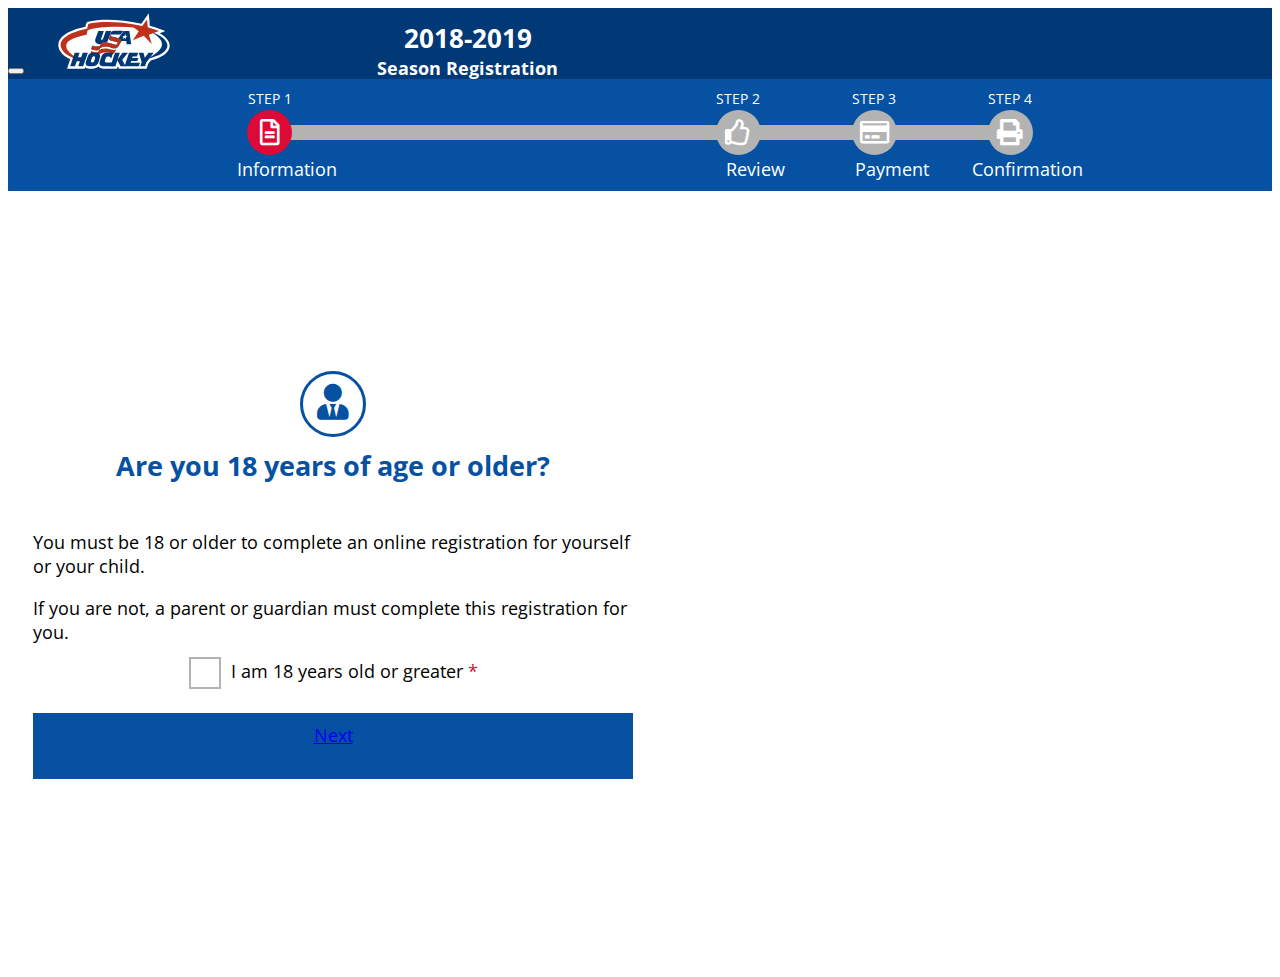
<file: index.html>
<!doctype html>
<html lang="en">
  <head>
    <meta charset="utf-8">
    <meta http-equiv="X-UA-Compatible" content="IE=edge">
    <meta name="viewport" content="width=device-width, initial-scale=1">
    <!-- The above 3 meta tags *must* come first in the head; any other head content must come *after* these tags -->
    <title>Registration Form</title>

    <!-- Bootstrap -->
    <link rel="stylesheet" href="https://stackpath.bootstrapcdn.com/bootstrap/3.4.0/css/bootstrap.min.css" integrity="sha384-PmY9l28YgO4JwMKbTvgaS7XNZJ30MK9FAZjjzXtlqyZCqBY6X6bXIkM++IkyinN+" crossorigin="anonymous">

    <link rel="stylesheet" type="text/css" href="css/fontawesome-5.css">

    <link rel="stylesheet" type="text/css" href="css/templates.css">

    <link href="https://fonts.googleapis.com/css?family=Open+Sans:300,300i,400,400i,600,600i,700,700i,800,800i" rel="stylesheet">

    <!-- HTML5 shim and Respond.js for IE8 support of HTML5 elements and media queries -->
    <!-- WARNING: Respond.js doesn't work if you view the page via file:// -->
    <!--[if lt IE 9]>
      <script src="https://oss.maxcdn.com/html5shiv/3.7.3/html5shiv.min.js"></script>
      <script src="https://oss.maxcdn.com/respond/1.4.2/respond.min.js"></script>
    <![endif]-->
  </head>
  <body id=registrationForm>


      <nav class="navbar navbar-default">
        <div class="container-fluid">
          <!-- Brand and toggle get grouped for better mobile display -->
          <div class="navbar-header">
            <button type="button" class="navbar-toggle collapsed" data-toggle="collapse" data-target="#bs-example-navbar-collapse-1" aria-expanded="false">
              <span class="sr-only">Toggle navigation</span>
              <span class="icon-bar"></span>
              <span class="icon-bar"></span>
              <span class="icon-bar"></span>
            </button>
            <img src="img/usa-hockey-logo.svg">
          </div>

            <h1>
              2018-2019
              <small>Season Registration</small>
            </h1>

          <!-- Collect the nav links, forms, and other content for toggling -->
          <div class="collapse navbar-collapse">
            <ul class="nav navbar-nav navbar-right">
              <li><a href="#">Questions</a></li>
              <li><a href="#">Support</a></li>
            </ul>
          </div><!-- /.navbar-collapse -->
        </div><!-- /.container-fluid -->
      </nav><!-- navbar -->

      <div id="steps-bar">
        
        <div class="steps-container">

          <div class="step active">
            <label class="number">STEP 1</label>
            <i class="far fa-file-alt"></i>
            <label class="name">Information</label>
          </div><!-- step -->

          <div class="step-bar active">
            <div class="step-progress p-1"></div>
          </div><!-- step-bar -->

          <div class="step">
            <label class="number">STEP 2</label>
            <i class="far fa-thumbs-up"></i>
            <label class="name">Review</label>
          </div><!-- step -->

          <div class="step-bar">
            <div class="step-progress"></div>
          </div><!-- step-bar -->

          <div class="step">
            <label class="number">STEP 3</label>
            <i class="far fa-credit-card"></i>
            <label class="name">Payment</label>
          </div><!-- step -->

          <div class="step-bar">
            <div class="step-progress"></div>
          </div><!-- step-bar -->

          <div class="step last">
            <label class="number">STEP 4</label>
            <i class="fas fa-print"></i>
            <label class="name">Confirmation</label>
          </div><!-- step -->

        </div><!-- steps-container -->

      </div><!-- steps-bar -->

       <div class="container">
        
        <div class="row question-icon">
          <i class="fas fa-user-tie"></i>
        </div>
        <div class="row">
          <div class="col-md-12">
            <h2>Are you 18 years of age or older?</h2>
          </div>
        </div>

        <div class="row">
          <div class="col-md-offset-1 col-md-10">

            <p>You must be 18 or older to complete an online registration for yourself or your child.</p>
            <p>If you are not, a parent or guardian must complete this registration for you.</p>

            <div class="object checkbox">
              <label>
                <input type="checkbox">  <span class="checkmark"></span> I am 18 years old or greater <span class="required">*</span>
              </label>
            </div>

          </div>
        </div>  

        <div class="row">

            <a href="2. type.html"><div class="btn btn-primary">Next</div></a>

        </div>  


      </div><!-- container -->




      
      
      
    <!-- jQuery (necessary for Bootstrap's JavaScript plugins) -->
    <script src="https://code.jquery.com/jquery-1.12.4.min.js" integrity="sha384-nvAa0+6Qg9clwYCGGPpDQLVpLNn0fRaROjHqs13t4Ggj3Ez50XnGQqc/r8MhnRDZ" crossorigin="anonymous"></script>
    <!-- Include all compiled plugins (below), or include individual files as needed -->
    <script src="https://stackpath.bootstrapcdn.com/bootstrap/3.4.0/js/bootstrap.min.js" integrity="sha384-vhJnz1OVIdLktyixHY4Uk3OHEwdQqPppqYR8+5mjsauETgLOcEynD9oPHhhz18Nw" crossorigin="anonymous"></script>

  </body>
</html>
</file>
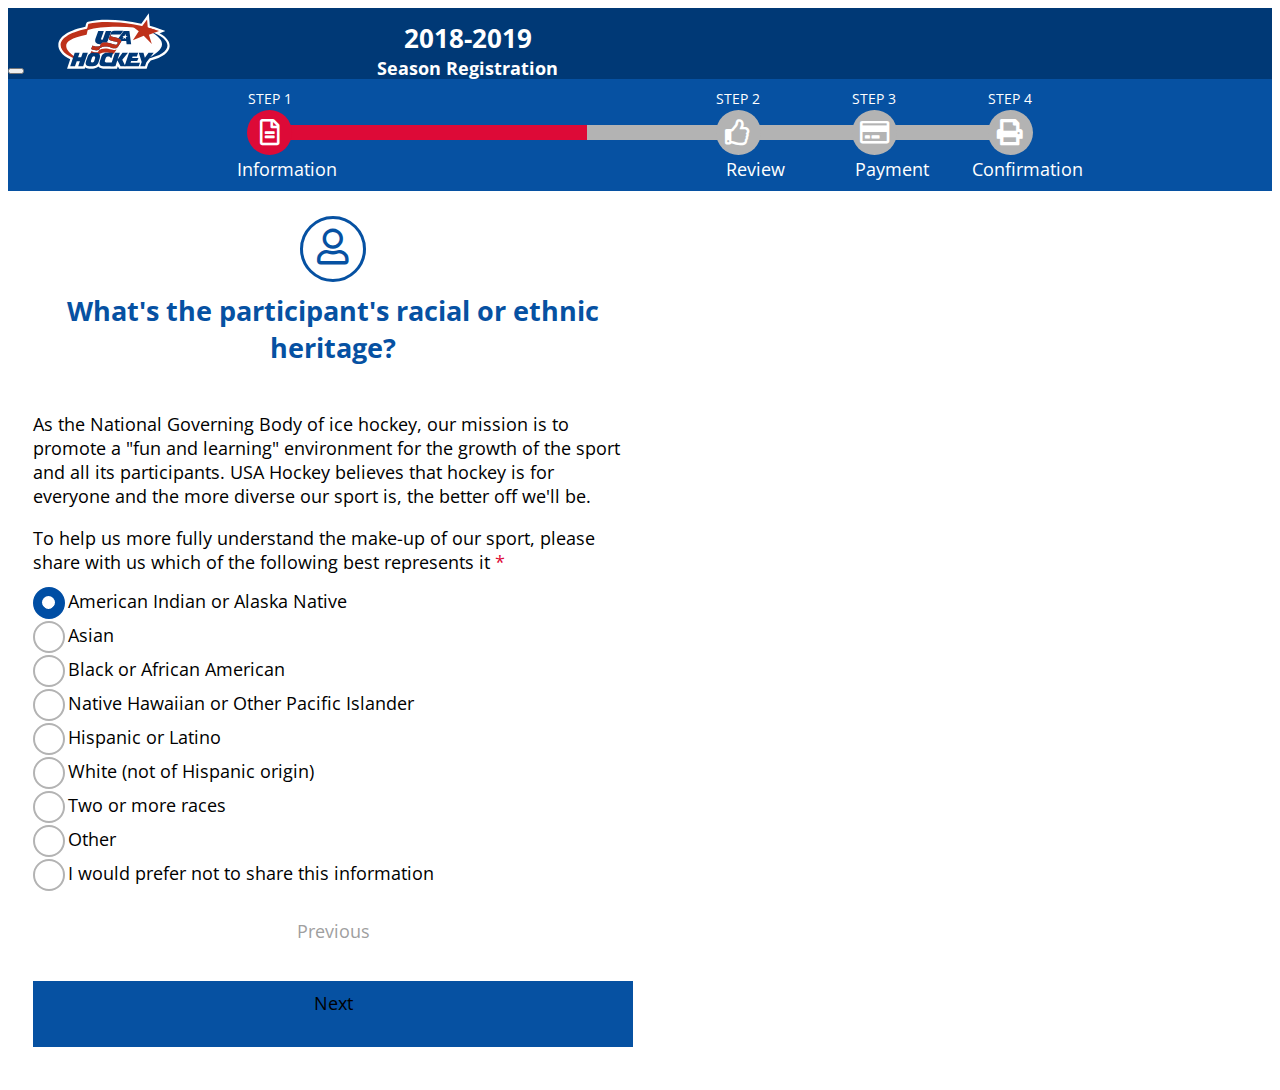
<file: 10. diversity.html>
<!doctype html>
<html lang="en">
  <head>
    <meta charset="utf-8">
    <meta http-equiv="X-UA-Compatible" content="IE=edge">
    <meta name="viewport" content="width=device-width, initial-scale=1">
    <!-- The above 3 meta tags *must* come first in the head; any other head content must come *after* these tags -->
    <title>Registration Form</title>

    <!-- Bootstrap -->
    <link rel="stylesheet" href="https://stackpath.bootstrapcdn.com/bootstrap/3.4.0/css/bootstrap.min.css" integrity="sha384-PmY9l28YgO4JwMKbTvgaS7XNZJ30MK9FAZjjzXtlqyZCqBY6X6bXIkM++IkyinN+" crossorigin="anonymous">

    <link rel="stylesheet" type="text/css" href="css/fontawesome-5.css">

    <link rel="stylesheet" type="text/css" href="css/templates.css">

    <link href="https://fonts.googleapis.com/css?family=Open+Sans:300,300i,400,400i,600,600i,700,700i,800,800i" rel="stylesheet">

    <!-- HTML5 shim and Respond.js for IE8 support of HTML5 elements and media queries -->
    <!-- WARNING: Respond.js doesn't work if you view the page via file:// -->
    <!--[if lt IE 9]>
      <script src="https://oss.maxcdn.com/html5shiv/3.7.3/html5shiv.min.js"></script>
      <script src="https://oss.maxcdn.com/respond/1.4.2/respond.min.js"></script>
    <![endif]-->
  </head>
  <body id=registrationForm>


      <nav class="navbar navbar-default">
        <div class="container-fluid">
          <!-- Brand and toggle get grouped for better mobile display -->
          <div class="navbar-header">
            <button type="button" class="navbar-toggle collapsed" data-toggle="collapse" data-target="#bs-example-navbar-collapse-1" aria-expanded="false">
              <span class="sr-only">Toggle navigation</span>
              <span class="icon-bar"></span>
              <span class="icon-bar"></span>
              <span class="icon-bar"></span>
            </button>
            <img src="img/usa-hockey-logo.svg">
          </div>

            <h1>
              2018-2019
              <small>Season Registration</small>
            </h1>

          <!-- Collect the nav links, forms, and other content for toggling -->
          <div class="collapse navbar-collapse">
            <ul class="nav navbar-nav navbar-right">
              <li><a href="#">Questions</a></li>
              <li><a href="#">Support</a></li>
            </ul>
          </div><!-- /.navbar-collapse -->
        </div><!-- /.container-fluid -->
      </nav><!-- navbar -->

      <div id="steps-bar">
        
        <div class="steps-container">

          <div class="step active">
            <label class="number">STEP 1</label>
            <i class="far fa-file-alt"></i>
            <label class="name">Information</label>
          </div><!-- step -->

          <div class="step-bar active">
            <div class="step-progress p-10"></div>
          </div><!-- step-bar -->

          <div class="step">
            <label class="number">STEP 2</label>
            <i class="far fa-thumbs-up"></i>
            <label class="name">Review</label>
          </div><!-- step -->

          <div class="step-bar">
            <div class="step-progress"></div>
          </div><!-- step-bar -->

          <div class="step">
            <label class="number">STEP 3</label>
            <i class="far fa-credit-card"></i>
            <label class="name">Payment</label>
          </div><!-- step -->

          <div class="step-bar">
            <div class="step-progress"></div>
          </div><!-- step-bar -->

          <div class="step last">
            <label class="number">STEP 4</label>
            <i class="fas fa-print"></i>
            <label class="name">Confirmation</label>
          </div><!-- step -->

        </div><!-- steps-container -->

      </div><!-- steps-bar -->

       <div class="container">
        
        <div class="row question-icon">
          <i class="far fa-user"></i>
        </div>
        <div class="row">
          <div class="col-md-12">
            <h2>What's the participant's racial or ethnic heritage?</h2>
          </div>
        </div>

        <div class="row">
          <div class="col-md-12">
            <p>As the National Governing Body of ice hockey, our mission is to promote a "fun and learning" environment for the growth of the sport and all its participants. USA Hockey believes that hockey is for everyone and the more diverse our sport is, the better off we'll be.</p>
            <p>To help us more fully understand the make-up of our sport, please share with us which of the following best represents it <span class="required">*</span></p>
          </div>
        </div>

        <div class="row">
          <div class="col-md-offset-1 col-md-10" style="text-align: left;">

            <label class="object radio">American Indian or Alaska Native
              <input type="radio" checked="checked" name="radio">
              <span class="checkmark"></span>
            </label><br>
            <label class="object radio">Asian
              <input type="radio" name="radio">
              <span class="checkmark"></span>
            </label><br>
            <label class="object radio">Black or African American
              <input type="radio" name="radio">
              <span class="checkmark"></span>
            </label><br>
            <label class="object radio">Native Hawaiian or Other Pacific Islander
              <input type="radio" name="radio">
              <span class="checkmark"></span>
            </label><br>
            <label class="object radio">Hispanic or Latino
              <input type="radio" name="radio">
              <span class="checkmark"></span>
            </label><br>
            <label class="object radio">White (not of Hispanic origin)
              <input type="radio" name="radio">
              <span class="checkmark"></span>
            </label><br>
            <label class="object radio">Two or more races
              <input type="radio" name="radio">
              <span class="checkmark"></span>
            </label><br>
            <label class="object radio">Other
              <input type="radio" name="radio">
              <span class="checkmark"></span>
            </label><br>
            <label class="object radio">I would prefer not to share this information
              <input type="radio" name="radio">
              <span class="checkmark"></span>
            </label>

          </div>
        </div>  

        <div class="row">

            <div class="btn btn-link">Previous</div>
            <div class="btn btn-primary">Next</div>

        </div>  


      </div><!-- container -->




      
      
      
    <!-- jQuery (necessary for Bootstrap's JavaScript plugins) -->
    <script src="https://code.jquery.com/jquery-1.12.4.min.js" integrity="sha384-nvAa0+6Qg9clwYCGGPpDQLVpLNn0fRaROjHqs13t4Ggj3Ez50XnGQqc/r8MhnRDZ" crossorigin="anonymous"></script>
    <!-- Include all compiled plugins (below), or include individual files as needed -->
    <script src="https://stackpath.bootstrapcdn.com/bootstrap/3.4.0/js/bootstrap.min.js" integrity="sha384-vhJnz1OVIdLktyixHY4Uk3OHEwdQqPppqYR8+5mjsauETgLOcEynD9oPHhhz18Nw" crossorigin="anonymous"></script>

  </body>
</html>
</file>
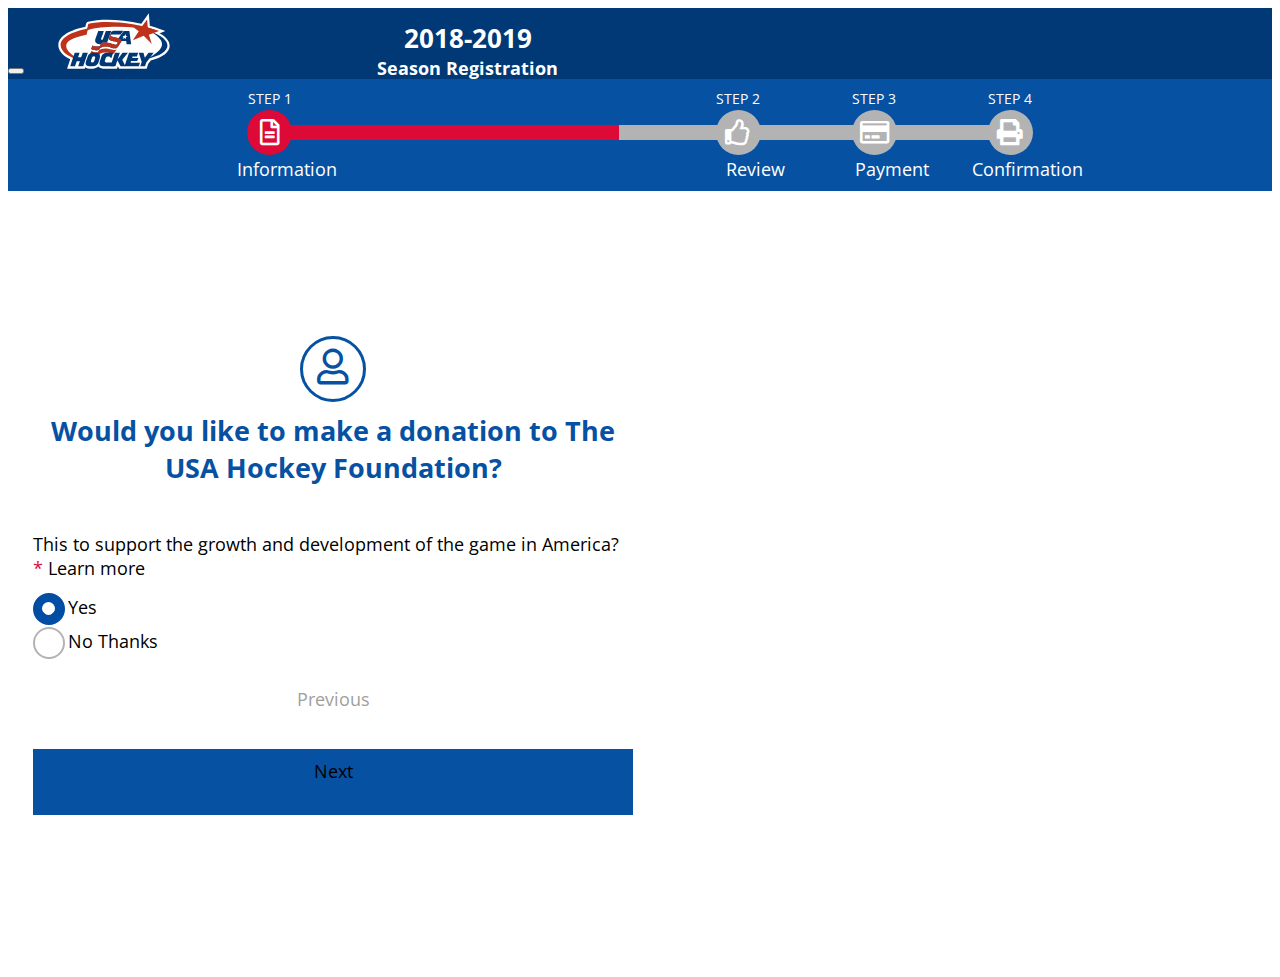
<file: 11. donation.html>
<!doctype html>
<html lang="en">
  <head>
    <meta charset="utf-8">
    <meta http-equiv="X-UA-Compatible" content="IE=edge">
    <meta name="viewport" content="width=device-width, initial-scale=1">
    <!-- The above 3 meta tags *must* come first in the head; any other head content must come *after* these tags -->
    <title>Registration Form</title>

    <!-- Bootstrap -->
    <link rel="stylesheet" href="https://stackpath.bootstrapcdn.com/bootstrap/3.4.0/css/bootstrap.min.css" integrity="sha384-PmY9l28YgO4JwMKbTvgaS7XNZJ30MK9FAZjjzXtlqyZCqBY6X6bXIkM++IkyinN+" crossorigin="anonymous">

    <link rel="stylesheet" type="text/css" href="css/fontawesome-5.css">

    <link rel="stylesheet" type="text/css" href="css/templates.css">

    <link href="https://fonts.googleapis.com/css?family=Open+Sans:300,300i,400,400i,600,600i,700,700i,800,800i" rel="stylesheet">

    <!-- HTML5 shim and Respond.js for IE8 support of HTML5 elements and media queries -->
    <!-- WARNING: Respond.js doesn't work if you view the page via file:// -->
    <!--[if lt IE 9]>
      <script src="https://oss.maxcdn.com/html5shiv/3.7.3/html5shiv.min.js"></script>
      <script src="https://oss.maxcdn.com/respond/1.4.2/respond.min.js"></script>
    <![endif]-->
  </head>
  <body id=registrationForm>


      <nav class="navbar navbar-default">
        <div class="container-fluid">
          <!-- Brand and toggle get grouped for better mobile display -->
          <div class="navbar-header">
            <button type="button" class="navbar-toggle collapsed" data-toggle="collapse" data-target="#bs-example-navbar-collapse-1" aria-expanded="false">
              <span class="sr-only">Toggle navigation</span>
              <span class="icon-bar"></span>
              <span class="icon-bar"></span>
              <span class="icon-bar"></span>
            </button>
            <img src="img/usa-hockey-logo.svg">
          </div>

            <h1>
              2018-2019
              <small>Season Registration</small>
            </h1>

          <!-- Collect the nav links, forms, and other content for toggling -->
          <div class="collapse navbar-collapse">
            <ul class="nav navbar-nav navbar-right">
              <li><a href="#">Questions</a></li>
              <li><a href="#">Support</a></li>
            </ul>
          </div><!-- /.navbar-collapse -->
        </div><!-- /.container-fluid -->
      </nav><!-- navbar -->

      <div id="steps-bar">
        
        <div class="steps-container">

          <div class="step active">
            <label class="number">STEP 1</label>
            <i class="far fa-file-alt"></i>
            <label class="name">Information</label>
          </div><!-- step -->

          <div class="step-bar active">
            <div class="step-progress p-11"></div>
          </div><!-- step-bar -->

          <div class="step">
            <label class="number">STEP 2</label>
            <i class="far fa-thumbs-up"></i>
            <label class="name">Review</label>
          </div><!-- step -->

          <div class="step-bar">
            <div class="step-progress"></div>
          </div><!-- step-bar -->

          <div class="step">
            <label class="number">STEP 3</label>
            <i class="far fa-credit-card"></i>
            <label class="name">Payment</label>
          </div><!-- step -->

          <div class="step-bar">
            <div class="step-progress"></div>
          </div><!-- step-bar -->

          <div class="step last">
            <label class="number">STEP 4</label>
            <i class="fas fa-print"></i>
            <label class="name">Confirmation</label>
          </div><!-- step -->

        </div><!-- steps-container -->

      </div><!-- steps-bar -->

       <div class="container">
        
        <div class="row question-icon">
          <i class="far fa-user"></i>
        </div>
        <div class="row">
          <div class="col-md-12">
            <h2>Would you like to make a donation to The USA Hockey Foundation?</h2>
          </div>
        </div>

        <div class="row">
          <div class="col-md-12">
            <p>This to support the growth and development of the game in America? <span class="required">*</span> <a>Learn more</a> </p>
          </div>
        </div>

        <div class="row">
          <div class="col-md-offset-4 col-md-4" style="text-align: left;">

            <label class="object radio">Yes
              <input type="radio" checked="checked" name="radio">
              <span class="checkmark"></span>
            </label><br>
            <label class="object radio">No Thanks
              <input type="radio" name="radio">
              <span class="checkmark"></span>
            </label>
          </div>
        </div>  

        <div class="row">

            <div class="btn btn-link">Previous</div>
            <div class="btn btn-primary">Next</div>

        </div>  


      </div><!-- container -->




      
      
      
    <!-- jQuery (necessary for Bootstrap's JavaScript plugins) -->
    <script src="https://code.jquery.com/jquery-1.12.4.min.js" integrity="sha384-nvAa0+6Qg9clwYCGGPpDQLVpLNn0fRaROjHqs13t4Ggj3Ez50XnGQqc/r8MhnRDZ" crossorigin="anonymous"></script>
    <!-- Include all compiled plugins (below), or include individual files as needed -->
    <script src="https://stackpath.bootstrapcdn.com/bootstrap/3.4.0/js/bootstrap.min.js" integrity="sha384-vhJnz1OVIdLktyixHY4Uk3OHEwdQqPppqYR8+5mjsauETgLOcEynD9oPHhhz18Nw" crossorigin="anonymous"></script>

  </body>
</html>
</file>
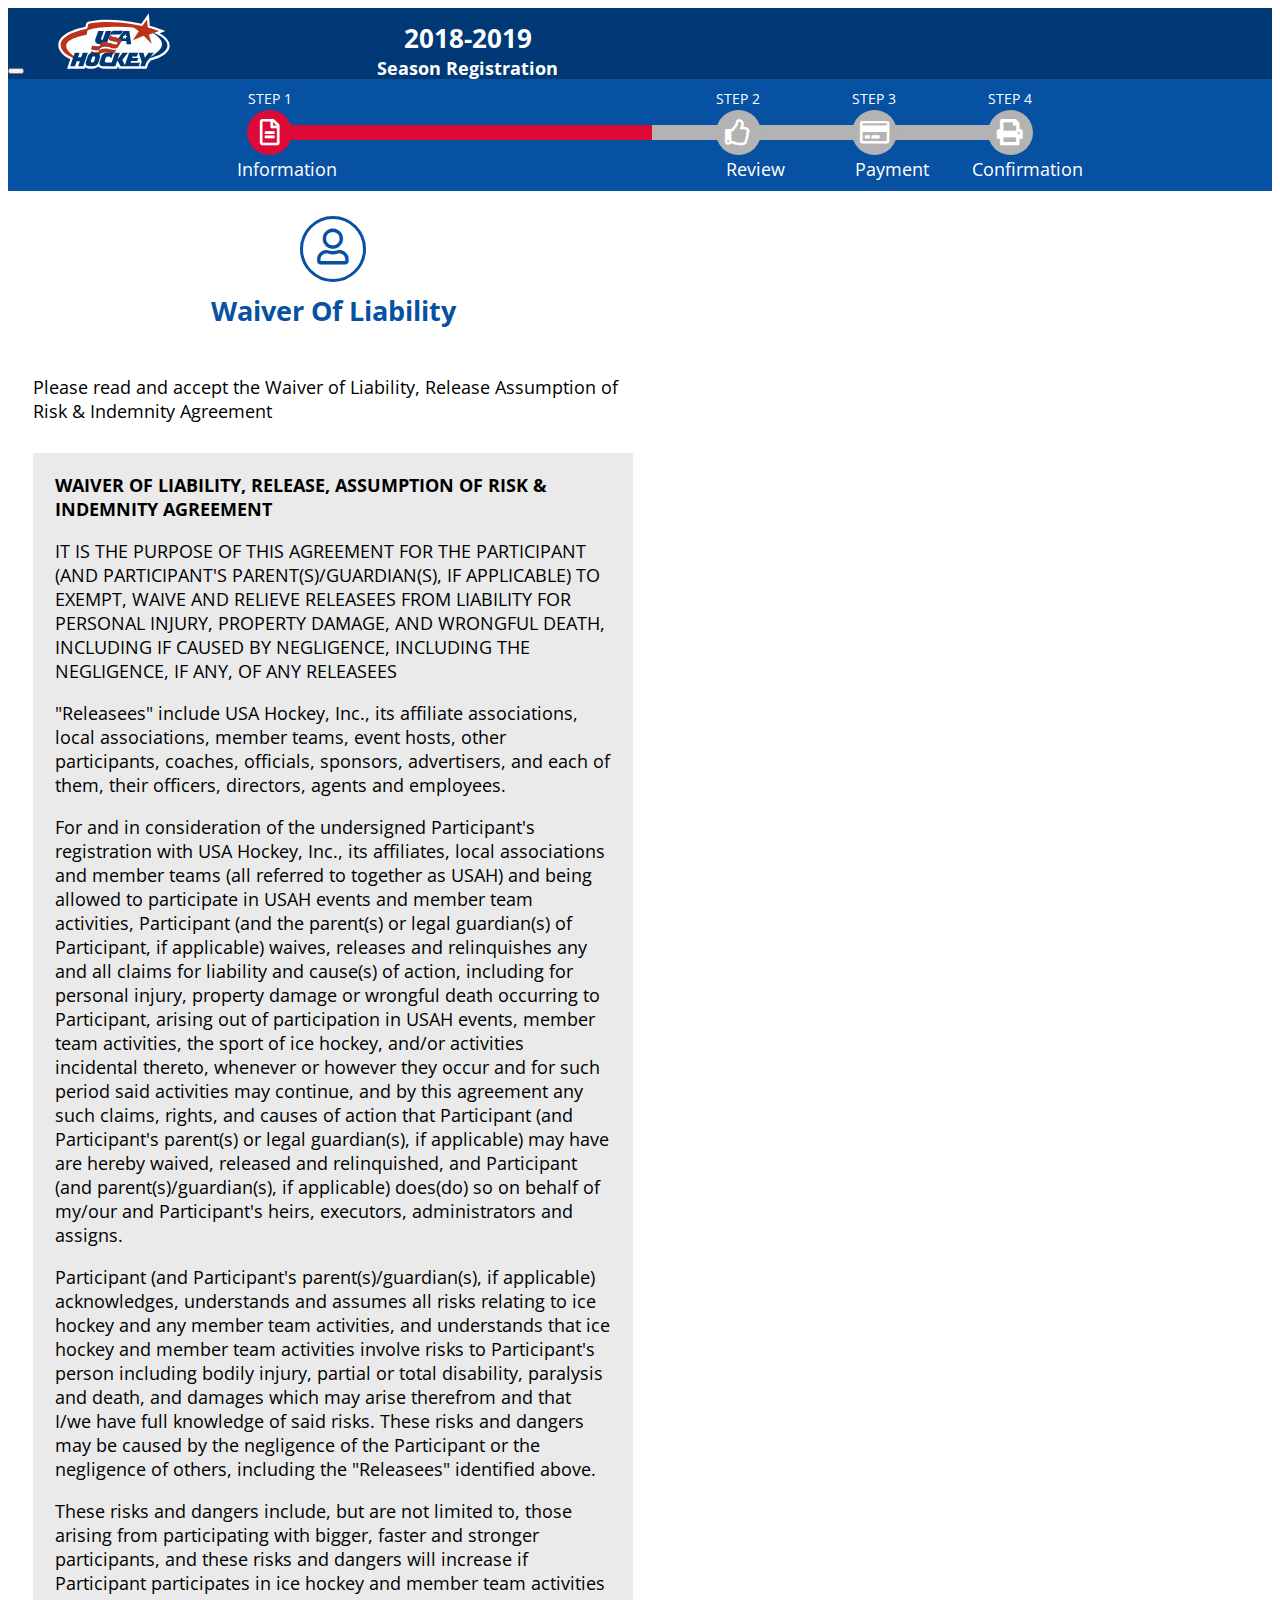
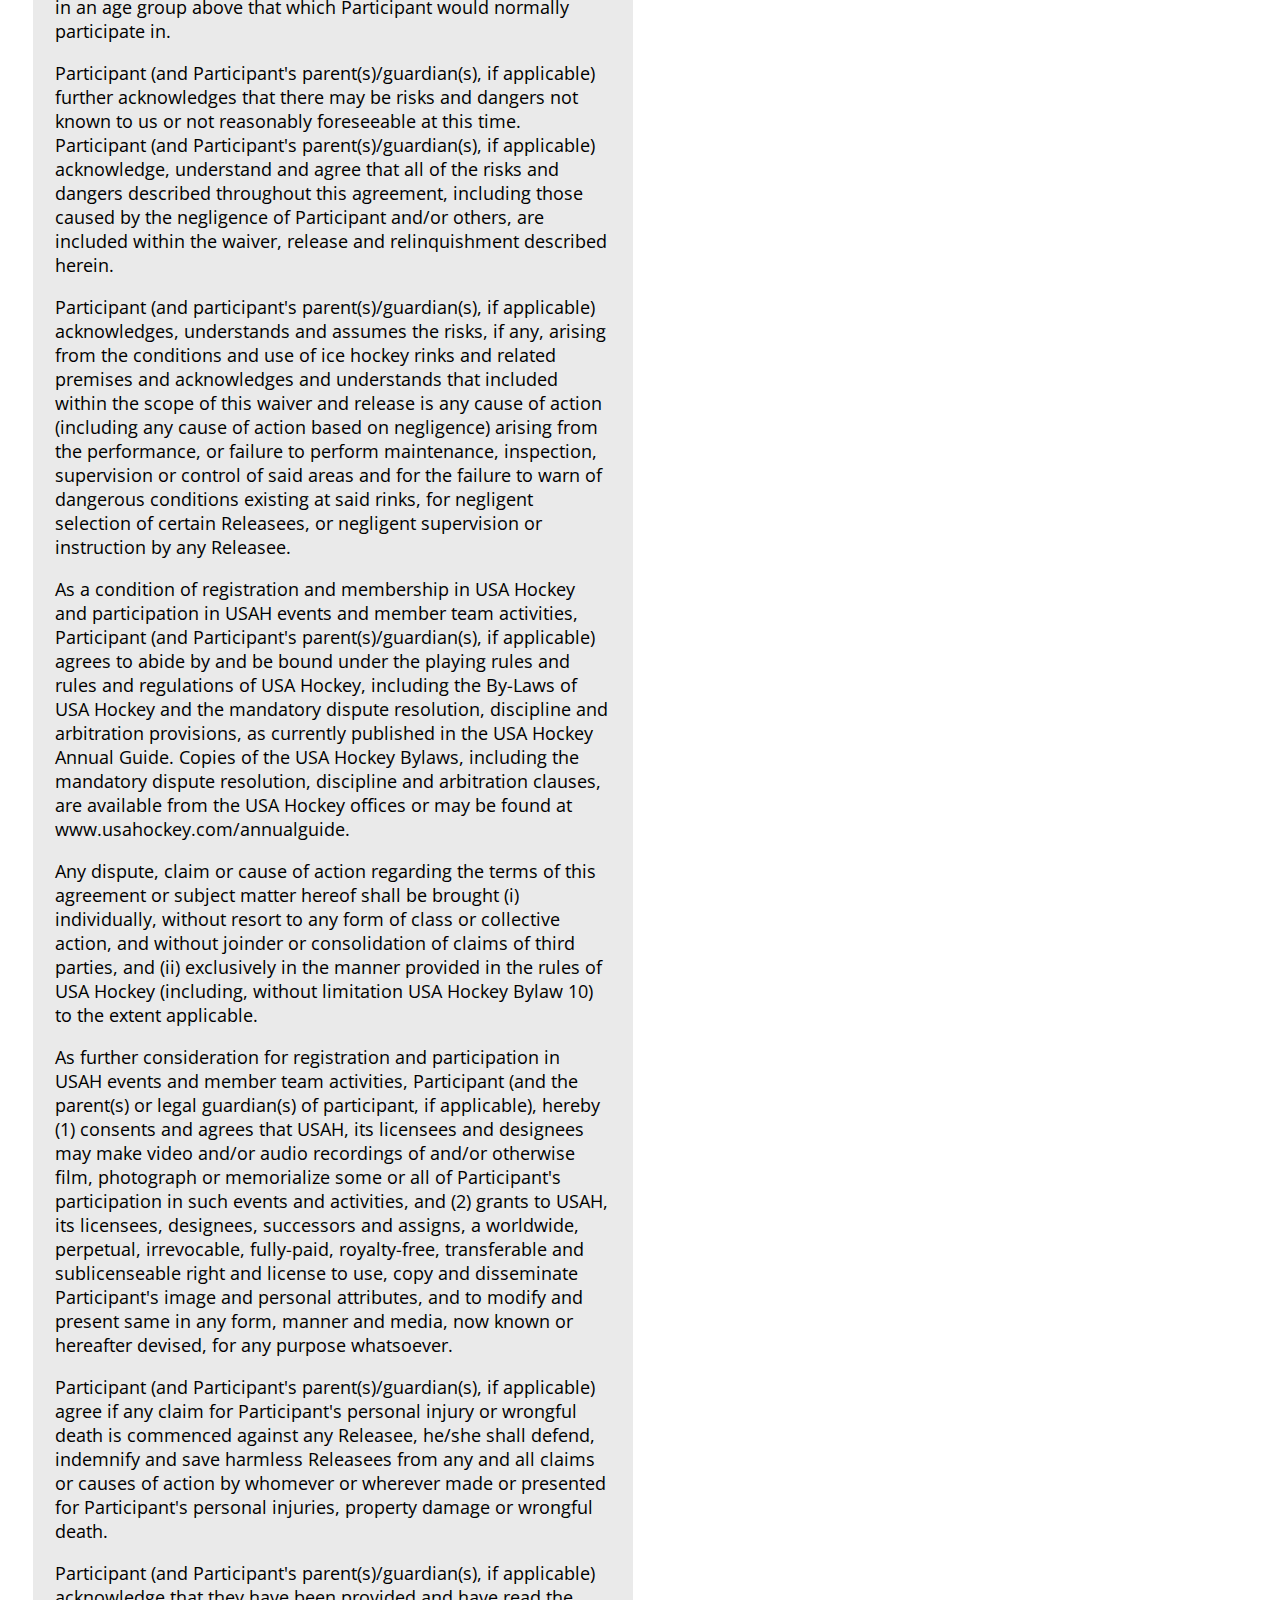
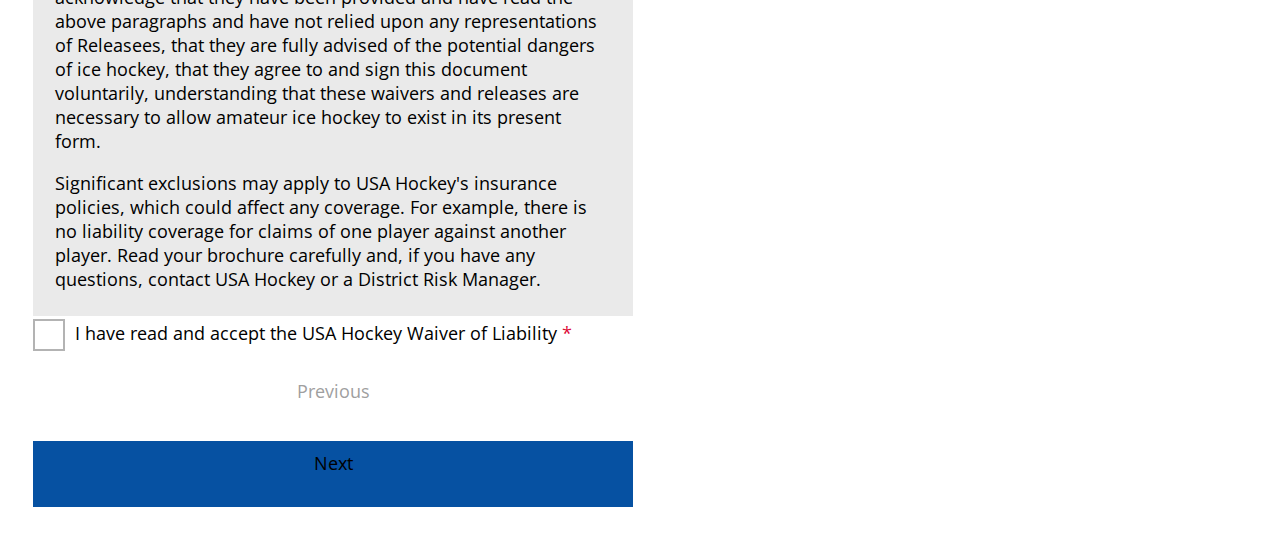
<file: 12. Liability.html>
<!doctype html>
<html lang="en">
  <head>
    <meta charset="utf-8">
    <meta http-equiv="X-UA-Compatible" content="IE=edge">
    <meta name="viewport" content="width=device-width, initial-scale=1">
    <!-- The above 3 meta tags *must* come first in the head; any other head content must come *after* these tags -->
    <title>Registration Form</title>

    <!-- Bootstrap -->
    <link rel="stylesheet" href="https://stackpath.bootstrapcdn.com/bootstrap/3.4.0/css/bootstrap.min.css" integrity="sha384-PmY9l28YgO4JwMKbTvgaS7XNZJ30MK9FAZjjzXtlqyZCqBY6X6bXIkM++IkyinN+" crossorigin="anonymous">

    <link rel="stylesheet" type="text/css" href="css/fontawesome-5.css">

    <link rel="stylesheet" type="text/css" href="css/templates.css">

    <link href="https://fonts.googleapis.com/css?family=Open+Sans:300,300i,400,400i,600,600i,700,700i,800,800i" rel="stylesheet">

    <!-- HTML5 shim and Respond.js for IE8 support of HTML5 elements and media queries -->
    <!-- WARNING: Respond.js doesn't work if you view the page via file:// -->
    <!--[if lt IE 9]>
      <script src="https://oss.maxcdn.com/html5shiv/3.7.3/html5shiv.min.js"></script>
      <script src="https://oss.maxcdn.com/respond/1.4.2/respond.min.js"></script>
    <![endif]-->
  </head>
  <body id=registrationForm>


     <nav class="navbar navbar-default">
        <div class="container-fluid">
          <!-- Brand and toggle get grouped for better mobile display -->
          <div class="navbar-header">
            <button type="button" class="navbar-toggle collapsed" data-toggle="collapse" data-target="#bs-example-navbar-collapse-1" aria-expanded="false">
              <span class="sr-only">Toggle navigation</span>
              <span class="icon-bar"></span>
              <span class="icon-bar"></span>
              <span class="icon-bar"></span>
            </button>
            <img src="img/usa-hockey-logo.svg">
          </div>

            <h1>
              2018-2019
              <small>Season Registration</small>
            </h1>

          <!-- Collect the nav links, forms, and other content for toggling -->
          <div class="collapse navbar-collapse">
            <ul class="nav navbar-nav navbar-right">
              <li><a href="#">Questions</a></li>
              <li><a href="#">Support</a></li>
            </ul>
          </div><!-- /.navbar-collapse -->
        </div><!-- /.container-fluid -->
      </nav><!-- navbar -->

      <div id="steps-bar">
        
        <div class="steps-container">

          <div class="step active">
            <label class="number">STEP 1</label>
            <i class="far fa-file-alt"></i>
            <label class="name">Information</label>
          </div><!-- step -->

          <div class="step-bar active">
            <div class="step-progress p-12"></div>
          </div><!-- step-bar -->

          <div class="step">
            <label class="number">STEP 2</label>
            <i class="far fa-thumbs-up"></i>
            <label class="name">Review</label>
          </div><!-- step -->

          <div class="step-bar">
            <div class="step-progress"></div>
          </div><!-- step-bar -->

          <div class="step">
            <label class="number">STEP 3</label>
            <i class="far fa-credit-card"></i>
            <label class="name">Payment</label>
          </div><!-- step -->

          <div class="step-bar">
            <div class="step-progress"></div>
          </div><!-- step-bar -->

          <div class="step last">
            <label class="number">STEP 4</label>
            <i class="fas fa-print"></i>
            <label class="name">Confirmation</label>
          </div><!-- step -->

        </div><!-- steps-container -->

      </div><!-- steps-bar -->

       <div class="container">
        
        <div class="row question-icon">
          <i class="far fa-user"></i>
        </div>
        <div class="row">
          <div class="col-md-12">
            <h2>Waiver Of Liability</h2>
          </div>
        </div>

        <div class="row">
          <div class="col-md-12">
            <p>Please read and accept the Waiver of Liability, Release Assumption of Risk & Indemnity Agreement </p>
          </div>
        </div>

        <div class="row">
          <div class="col-md-offset-0 col-md-12" style="text-align: left;">

            <div class="note">

              <h3>WAIVER OF LIABILITY, RELEASE, ASSUMPTION OF RISK & INDEMNITY AGREEMENT</h3>

              <p>IT IS THE PURPOSE OF THIS AGREEMENT FOR THE PARTICIPANT (AND PARTICIPANT'S PARENT(S)/GUARDIAN(S), IF APPLICABLE) TO EXEMPT, WAIVE AND RELIEVE RELEASEES FROM LIABILITY FOR PERSONAL INJURY, PROPERTY DAMAGE, AND WRONGFUL DEATH, INCLUDING IF CAUSED BY NEGLIGENCE, INCLUDING THE NEGLIGENCE, IF ANY, OF ANY RELEASEES</p>

              <p>"Releasees" include USA Hockey, Inc., its affiliate associations, local associations, member teams, event hosts, other participants, coaches, officials, sponsors, advertisers, and each of them, their officers, directors, agents and employees.</p>

              <p>For and in consideration of the undersigned Participant's registration with USA Hockey, Inc., its affiliates, local associations and member teams (all referred to together as USAH) and being allowed to participate in USAH events and member team activities, Participant (and the parent(s) or legal guardian(s) of Participant, if applicable) waives, releases and relinquishes any and all claims for liability and cause(s) of action, including for personal injury, property damage or wrongful death occurring to Participant, arising out of participation in USAH events, member team activities, the sport of ice hockey, and/or activities incidental thereto, whenever or however they occur and for such period said activities may continue, and by this agreement any such claims, rights, and causes of action that Participant (and Participant's parent(s) or legal guardian(s), if applicable) may have are hereby waived, released and relinquished, and Participant (and parent(s)/guardian(s), if applicable) does(do) so on behalf of my/our and Participant's heirs, executors, administrators and assigns.</p>

              <p>Participant (and Participant's parent(s)/guardian(s), if applicable) acknowledges, understands and assumes all risks relating to ice hockey and any member team activities, and understands that ice hockey and member team activities involve risks to Participant's person including bodily injury, partial or total disability, paralysis and death, and damages which may arise therefrom and that I/we have full knowledge of said risks. These risks and dangers may be caused by the negligence of the Participant or the negligence of others, including the "Releasees" identified above.</p>

              <p>These risks and dangers include, but are not limited to, those arising from participating with bigger, faster and stronger participants, and these risks and dangers will increase if Participant participates in ice hockey and member team activities in an age group above that which Participant would normally participate in.</p>
              
              <p>Participant (and Participant's parent(s)/guardian(s), if applicable)  further acknowledges that there may be risks and dangers not known to us or not reasonably foreseeable at this time. Participant (and Participant's parent(s)/guardian(s), if applicable) acknowledge, understand and agree that all of the risks and dangers described throughout this agreement, including those caused by the negligence of Participant and/or others, are included within the waiver, release and relinquishment described herein. </p>

              <p>Participant (and participant's parent(s)/guardian(s), if applicable) acknowledges, understands and assumes the risks, if any, arising from the conditions and use of ice hockey rinks and related premises and acknowledges and understands that included within the scope of this waiver and release is any cause of action (including any cause of action based on negligence) arising from the performance, or failure to perform maintenance, inspection, supervision or control of said areas and for the failure to warn of dangerous conditions existing at said rinks, for negligent selection of certain Releasees, or negligent supervision or instruction by any Releasee.</p>

              <p>As a condition of registration and membership in USA Hockey and participation in USAH events and member team activities, Participant (and Participant's parent(s)/guardian(s), if applicable) agrees to abide by and be bound under the playing rules and rules and regulations of USA Hockey, including the By-Laws of USA Hockey and the mandatory dispute resolution, discipline and arbitration provisions, as currently published in the USA Hockey Annual Guide. Copies of the USA Hockey Bylaws, including the mandatory dispute resolution, discipline and arbitration clauses, are available from the USA Hockey offices or may be found at www.usahockey.com/annualguide. </p>

              <p>Any dispute, claim or cause of action regarding the terms of this agreement or subject matter hereof shall be brought (i) individually, without resort to any form of class or collective action, and without joinder or consolidation of claims of third parties, and (ii) exclusively in the manner provided in the rules of USA Hockey (including, without limitation USA Hockey Bylaw 10) to the extent applicable.</p>

              <p>As further consideration for registration and participation in USAH events and member team activities, Participant (and the parent(s) or legal guardian(s) of participant, if applicable), hereby (1) consents and agrees that USAH, its licensees and designees may make video and/or audio recordings of and/or otherwise film, photograph or memorialize some or all of Participant's participation in such events and activities, and (2) grants to USAH, its licensees, designees, successors and assigns, a worldwide, perpetual, irrevocable, fully-paid, royalty-free, transferable and sublicenseable right and license to use, copy and disseminate Participant's image and personal attributes, and to modify and present same in any form, manner and media, now known or hereafter devised, for any purpose whatsoever.</p>

              <p>Participant (and Participant's parent(s)/guardian(s), if applicable) agree if any claim for Participant's personal injury or wrongful death is commenced against any Releasee, he/she shall defend, indemnify and save harmless Releasees from any and all claims or causes of action by whomever or wherever made or presented for Participant's personal injuries, property damage or wrongful death.</p>

              <p>Participant (and Participant's parent(s)/guardian(s), if applicable) acknowledge that they have been provided and have read the above paragraphs and have not relied upon any representations of Releasees, that they are fully advised of the potential dangers of ice hockey, that they agree to and sign this document voluntarily, understanding that these waivers and releases are necessary to allow amateur ice hockey to exist in its present form.</p>

              <p>Significant exclusions may apply to USA Hockey's insurance policies, which could affect any coverage. For example, there is no liability coverage for claims of one player against another player. Read your brochure carefully and, if you have any questions, contact USA Hockey or a District Risk Manager.</p>

            </div><!-- note -->

            <div class="object checkbox">
              <label>
                <input type="checkbox">  <span class="checkmark"></span> I have read and accept the USA Hockey Waiver of Liability <span class="required">*</span>
              </label>
            </div>

          </div>
        </div>  

        <div class="row">

            <div class="btn btn-link">Previous</div>
            <div class="btn btn-primary">Next</div>

        </div>  


      </div><!-- container -->
      
      
      
    <!-- jQuery (necessary for Bootstrap's JavaScript plugins) -->
    <script src="https://code.jquery.com/jquery-1.12.4.min.js" integrity="sha384-nvAa0+6Qg9clwYCGGPpDQLVpLNn0fRaROjHqs13t4Ggj3Ez50XnGQqc/r8MhnRDZ" crossorigin="anonymous"></script>
    <!-- Include all compiled plugins (below), or include individual files as needed -->
    <script src="https://stackpath.bootstrapcdn.com/bootstrap/3.4.0/js/bootstrap.min.js" integrity="sha384-vhJnz1OVIdLktyixHY4Uk3OHEwdQqPppqYR8+5mjsauETgLOcEynD9oPHhhz18Nw" crossorigin="anonymous"></script>

  </body>
</html>
</file>
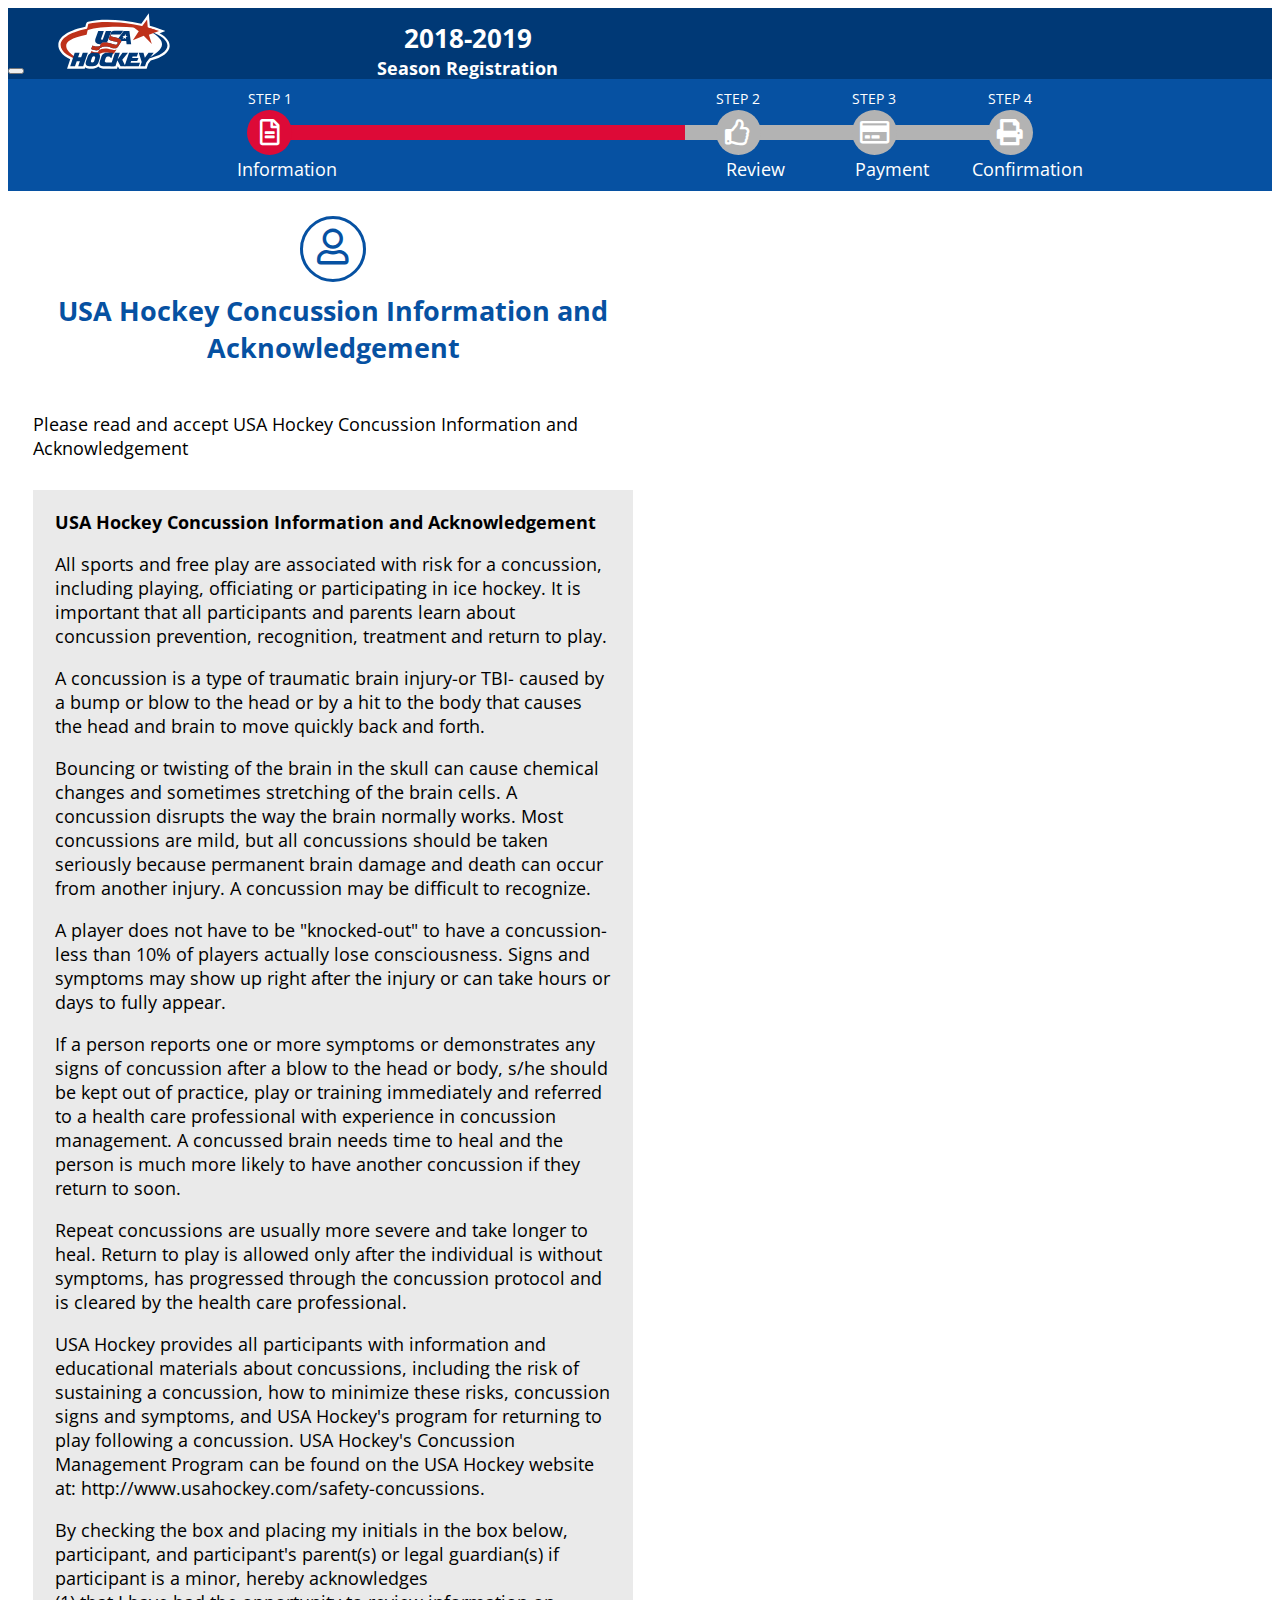
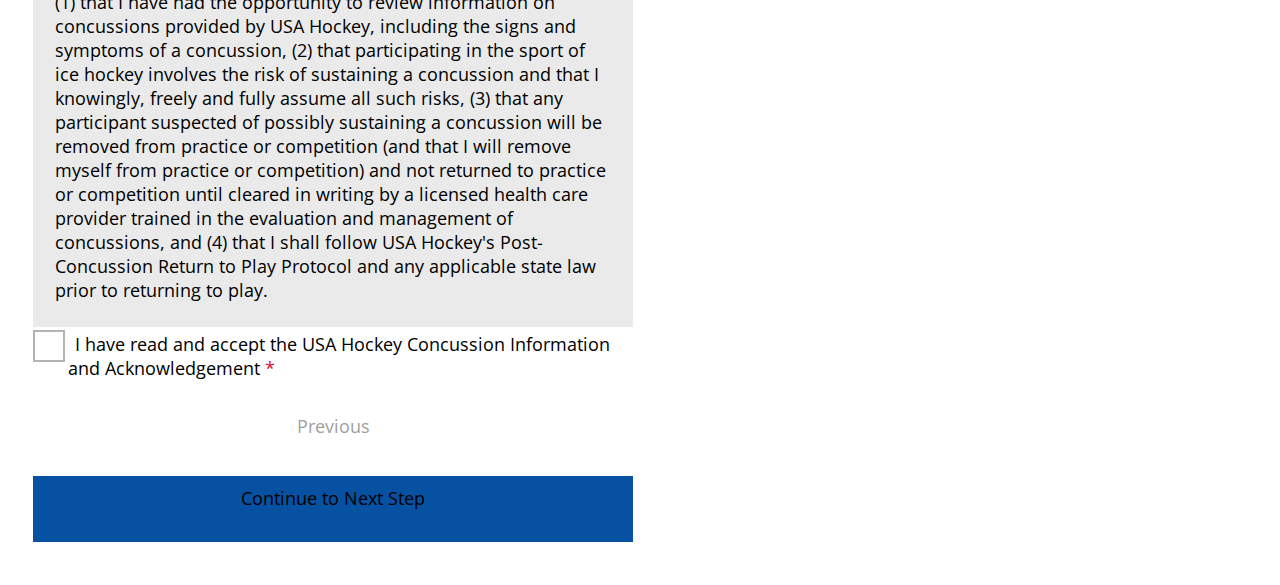
<file: 13. Concussion.html>
<!doctype html>
<html lang="en">
  <head>
    <meta charset="utf-8">
    <meta http-equiv="X-UA-Compatible" content="IE=edge">
    <meta name="viewport" content="width=device-width, initial-scale=1">
    <!-- The above 3 meta tags *must* come first in the head; any other head content must come *after* these tags -->
    <title>Registration Form</title>

    <!-- Bootstrap -->
    <link rel="stylesheet" href="https://stackpath.bootstrapcdn.com/bootstrap/3.4.0/css/bootstrap.min.css" integrity="sha384-PmY9l28YgO4JwMKbTvgaS7XNZJ30MK9FAZjjzXtlqyZCqBY6X6bXIkM++IkyinN+" crossorigin="anonymous">

    <link rel="stylesheet" type="text/css" href="css/fontawesome-5.css">

    <link rel="stylesheet" type="text/css" href="css/templates.css">

    <link href="https://fonts.googleapis.com/css?family=Open+Sans:300,300i,400,400i,600,600i,700,700i,800,800i" rel="stylesheet">

    <!-- HTML5 shim and Respond.js for IE8 support of HTML5 elements and media queries -->
    <!-- WARNING: Respond.js doesn't work if you view the page via file:// -->
    <!--[if lt IE 9]>
      <script src="https://oss.maxcdn.com/html5shiv/3.7.3/html5shiv.min.js"></script>
      <script src="https://oss.maxcdn.com/respond/1.4.2/respond.min.js"></script>
    <![endif]-->
  </head>
  <body id=registrationForm>


      <nav class="navbar navbar-default">
        <div class="container-fluid">
          <!-- Brand and toggle get grouped for better mobile display -->
          <div class="navbar-header">
            <button type="button" class="navbar-toggle collapsed" data-toggle="collapse" data-target="#bs-example-navbar-collapse-1" aria-expanded="false">
              <span class="sr-only">Toggle navigation</span>
              <span class="icon-bar"></span>
              <span class="icon-bar"></span>
              <span class="icon-bar"></span>
            </button>
            <img src="img/usa-hockey-logo.svg">
          </div>

            <h1>
              2018-2019
              <small>Season Registration</small>
            </h1>

          <!-- Collect the nav links, forms, and other content for toggling -->
          <div class="collapse navbar-collapse">
            <ul class="nav navbar-nav navbar-right">
              <li><a href="#">Questions</a></li>
              <li><a href="#">Support</a></li>
            </ul>
          </div><!-- /.navbar-collapse -->
        </div><!-- /.container-fluid -->
      </nav><!-- navbar -->

      <div id="steps-bar">
        
        <div class="steps-container">

          <div class="step active">
            <label class="number">STEP 1</label>
            <i class="far fa-file-alt"></i>
            <label class="name">Information</label>
          </div><!-- step -->

          <div class="step-bar active">
            <div class="step-progress p-13"></div>
          </div><!-- step-bar -->

          <div class="step">
            <label class="number">STEP 2</label>
            <i class="far fa-thumbs-up"></i>
            <label class="name">Review</label>
          </div><!-- step -->

          <div class="step-bar">
            <div class="step-progress"></div>
          </div><!-- step-bar -->

          <div class="step">
            <label class="number">STEP 3</label>
            <i class="far fa-credit-card"></i>
            <label class="name">Payment</label>
          </div><!-- step -->

          <div class="step-bar">
            <div class="step-progress"></div>
          </div><!-- step-bar -->

          <div class="step last">
            <label class="number">STEP 4</label>
            <i class="fas fa-print"></i>
            <label class="name">Confirmation</label>
          </div><!-- step -->

        </div><!-- steps-container -->

      </div><!-- steps-bar -->

       <div class="container">
        
        <div class="row question-icon">
          <i class="far fa-user"></i>
        </div>
        <div class="row">
          <div class="col-md-12">
            <h2>USA Hockey Concussion Information and Acknowledgement</h2>
          </div>
        </div>

        <div class="row">
          <div class="col-md-12">
            <p>Please read and accept USA Hockey Concussion Information and Acknowledgement</p>
          </div>
        </div>

        <div class="row">
          <div class="col-md-offset-0 col-md-12" style="text-align: left;">

            <div class="note">

              <h3>USA Hockey Concussion Information and Acknowledgement </h3>

              <p>All sports and free play are associated with risk for a concussion, including playing, officiating or participating in ice hockey. It is important that all participants and parents learn about concussion prevention, recognition, treatment and return to play.</p>

              <p>A concussion is a type of traumatic brain injury-or TBI- caused by a bump or blow to the head or by a hit to the body that causes the head and brain to move quickly back and forth.</p>

              <p> Bouncing or twisting of the brain in the skull can cause chemical changes and sometimes stretching of the brain cells. A concussion disrupts the way the brain normally works. Most concussions are mild, but all concussions should be taken seriously because permanent brain damage and death can occur from another injury. A concussion may be difficult to recognize.</p>

              <p>A player does not have to be "knocked-out" to have a concussion- less than 10% of players actually lose consciousness. Signs and symptoms may show up right after the injury or can take hours or days to fully appear.</p>

              <p>If a person reports one or more symptoms or demonstrates any signs of concussion after a blow to the head or body, s/he should be kept out of practice, play or training immediately and referred to a health care professional with experience in concussion management. A concussed brain needs time to heal and the person is much more likely to have another concussion if they return to soon.</p>

              <p>Repeat concussions are usually more severe and take longer to heal. Return to play is allowed only after the individual is without symptoms, has progressed through the concussion protocol and is cleared by the health care professional.</p>

              <p>USA Hockey provides all participants with information and educational materials about concussions, including the risk of sustaining a concussion, how to minimize these risks, concussion signs and symptoms, and USA Hockey's program for returning to play following a concussion. USA Hockey's Concussion Management Program can be found on the USA Hockey website at: http://www.usahockey.com/safety-concussions.</p>

              <p>By checking the box and placing my initials in the box below,  participant, and participant's parent(s) or legal guardian(s) if participant is a minor, hereby acknowledges <br>
              (1) that I have had the opportunity to review information on concussions provided by USA Hockey, including the signs and symptoms of a concussion, (2) that participating in the sport of ice hockey involves the risk of sustaining a concussion and that I knowingly, freely and fully assume all such risks, (3) that any participant suspected of possibly sustaining a concussion will be removed from practice or competition (and that I will remove myself from practice or competition) and not returned to practice or competition until cleared in writing by a licensed health care provider trained in the evaluation and management of concussions, and (4) that I shall follow USA Hockey's Post-Concussion Return to Play Protocol and any applicable state law prior to returning to play.</p>

            </div><!-- note -->

            <div class="object checkbox">
              <label>
                <input type="checkbox">  <span class="checkmark"></span> I have read and accept the USA Hockey Concussion Information and Acknowledgement <span class="required">*</span>
              </label>
            </div>

          </div>
        </div>  

        <div class="row">

            <div class="btn btn-link">Previous</div>
            <div class="btn btn-primary">Continue to Next Step</div>

        </div>  


      </div><!-- container -->
      
      
      
    <!-- jQuery (necessary for Bootstrap's JavaScript plugins) -->
    <script src="https://code.jquery.com/jquery-1.12.4.min.js" integrity="sha384-nvAa0+6Qg9clwYCGGPpDQLVpLNn0fRaROjHqs13t4Ggj3Ez50XnGQqc/r8MhnRDZ" crossorigin="anonymous"></script>
    <!-- Include all compiled plugins (below), or include individual files as needed -->
    <script src="https://stackpath.bootstrapcdn.com/bootstrap/3.4.0/js/bootstrap.min.js" integrity="sha384-vhJnz1OVIdLktyixHY4Uk3OHEwdQqPppqYR8+5mjsauETgLOcEynD9oPHhhz18Nw" crossorigin="anonymous"></script>

  </body>
</html>
</file>
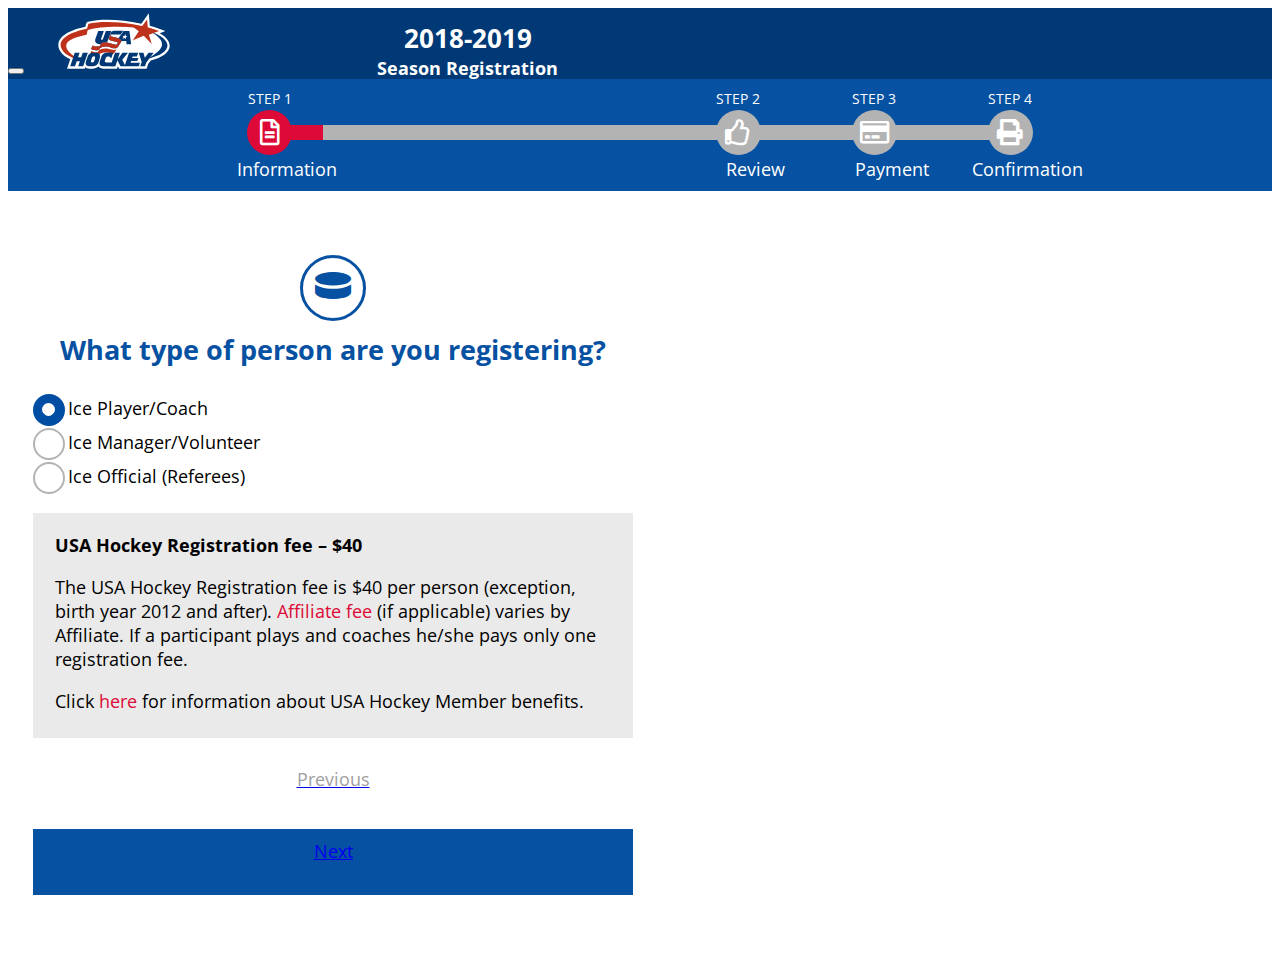
<file: 2. type.html>
<!doctype html>
<html lang="en">
  <head>
    <meta charset="utf-8">
    <meta http-equiv="X-UA-Compatible" content="IE=edge">
    <meta name="viewport" content="width=device-width, initial-scale=1">
    <!-- The above 3 meta tags *must* come first in the head; any other head content must come *after* these tags -->
    <title>Registration Form</title>

    <!-- Bootstrap -->
    <link rel="stylesheet" href="https://stackpath.bootstrapcdn.com/bootstrap/3.4.0/css/bootstrap.min.css" integrity="sha384-PmY9l28YgO4JwMKbTvgaS7XNZJ30MK9FAZjjzXtlqyZCqBY6X6bXIkM++IkyinN+" crossorigin="anonymous">

    <link rel="stylesheet" type="text/css" href="css/fontawesome-5.css">

    <link rel="stylesheet" type="text/css" href="css/templates.css">

    <link href="https://fonts.googleapis.com/css?family=Open+Sans:300,300i,400,400i,600,600i,700,700i,800,800i" rel="stylesheet">

    <!-- HTML5 shim and Respond.js for IE8 support of HTML5 elements and media queries -->
    <!-- WARNING: Respond.js doesn't work if you view the page via file:// -->
    <!--[if lt IE 9]>
      <script src="https://oss.maxcdn.com/html5shiv/3.7.3/html5shiv.min.js"></script>
      <script src="https://oss.maxcdn.com/respond/1.4.2/respond.min.js"></script>
    <![endif]-->
  </head>
  <body id=registrationForm>


      <nav class="navbar navbar-default">
        <div class="container-fluid">
          <!-- Brand and toggle get grouped for better mobile display -->
          <div class="navbar-header">
            <button type="button" class="navbar-toggle collapsed" data-toggle="collapse" data-target="#bs-example-navbar-collapse-1" aria-expanded="false">
              <span class="sr-only">Toggle navigation</span>
              <span class="icon-bar"></span>
              <span class="icon-bar"></span>
              <span class="icon-bar"></span>
            </button>
            <img src="img/usa-hockey-logo.svg">
          </div>

            <h1>
              2018-2019
              <small>Season Registration</small>
            </h1>

          <!-- Collect the nav links, forms, and other content for toggling -->
          <div class="collapse navbar-collapse">
            <ul class="nav navbar-nav navbar-right">
              <li><a href="#">Questions</a></li>
              <li><a href="#">Support</a></li>
            </ul>
          </div><!-- /.navbar-collapse -->
        </div><!-- /.container-fluid -->
      </nav><!-- navbar -->

      <div id="steps-bar">
        
        <div class="steps-container">

          <div class="step active">
            <label class="number">STEP 1</label>
            <i class="far fa-file-alt"></i>
            <label class="name">Information</label>
          </div><!-- step -->

          <div class="step-bar active">
            <div class="step-progress p-2"></div>
          </div><!-- step-bar -->

          <div class="step">
            <label class="number">STEP 2</label>
            <i class="far fa-thumbs-up"></i>
            <label class="name">Review</label>
          </div><!-- step -->

          <div class="step-bar">
            <div class="step-progress"></div>
          </div><!-- step-bar -->

          <div class="step">
            <label class="number">STEP 3</label>
            <i class="far fa-credit-card"></i>
            <label class="name">Payment</label>
          </div><!-- step -->

          <div class="step-bar">
            <div class="step-progress"></div>
          </div><!-- step-bar -->

          <div class="step last">
            <label class="number">STEP 4</label>
            <i class="fas fa-print"></i>
            <label class="name">Confirmation</label>
          </div><!-- step -->

        </div><!-- steps-container -->

      </div><!-- steps-bar -->

       <div class="container">
        
        <div class="row question-icon">
          <i class="fas fa-hockey-puck"></i>
        </div>
        <div class="row">
          <div class="col-md-12">
            <h2>What type of person are you registering?</h2>
          </div>
        </div>

        <div class="row">
          <div class="col-md-offset-3 col-md-6" style="text-align: left;">

            <label class="object radio">Ice Player/Coach
              <input type="radio" checked="checked" name="radio">
              <span class="checkmark"></span>
            </label><br>
            <label class="object radio">Ice Manager/Volunteer
              <input type="radio" name="radio">
              <span class="checkmark"></span>
            </label><br>
            <label class="object radio">Ice Official (Referees)
              <input type="radio" name="radio">
              <span class="checkmark"></span>
            </label>

          </div>
        </div>  

        <div class="row">
          <div class="col-md-12">

            <div class="note">
              
              <h3>USA Hockey Registration fee – $40</h3>
              <p>The USA Hockey Registration fee is $40 per person (exception, birth year 2012 and after). <span class="highlight">Affiliate fee</span> (if applicable) varies by Affiliate. If a participant plays and coaches he/she pays only one registration fee.</p>
              
              <p>Click <a>here</a> for information about USA Hockey Member benefits.</p>

            </div>

          </div>
        </div>  


        <div class="row">

            <a href="index.html"><div class="btn btn-link">Previous</div></a>
            <a href="3. who.html"><div class="btn btn-primary">Next</div></a>

        </div>  


      </div><!-- container -->




      
      
      
    <!-- jQuery (necessary for Bootstrap's JavaScript plugins) -->
    <script src="https://code.jquery.com/jquery-1.12.4.min.js" integrity="sha384-nvAa0+6Qg9clwYCGGPpDQLVpLNn0fRaROjHqs13t4Ggj3Ez50XnGQqc/r8MhnRDZ" crossorigin="anonymous"></script>
    <!-- Include all compiled plugins (below), or include individual files as needed -->
    <script src="https://stackpath.bootstrapcdn.com/bootstrap/3.4.0/js/bootstrap.min.js" integrity="sha384-vhJnz1OVIdLktyixHY4Uk3OHEwdQqPppqYR8+5mjsauETgLOcEynD9oPHhhz18Nw" crossorigin="anonymous"></script>

  </body>
</html>
</file>
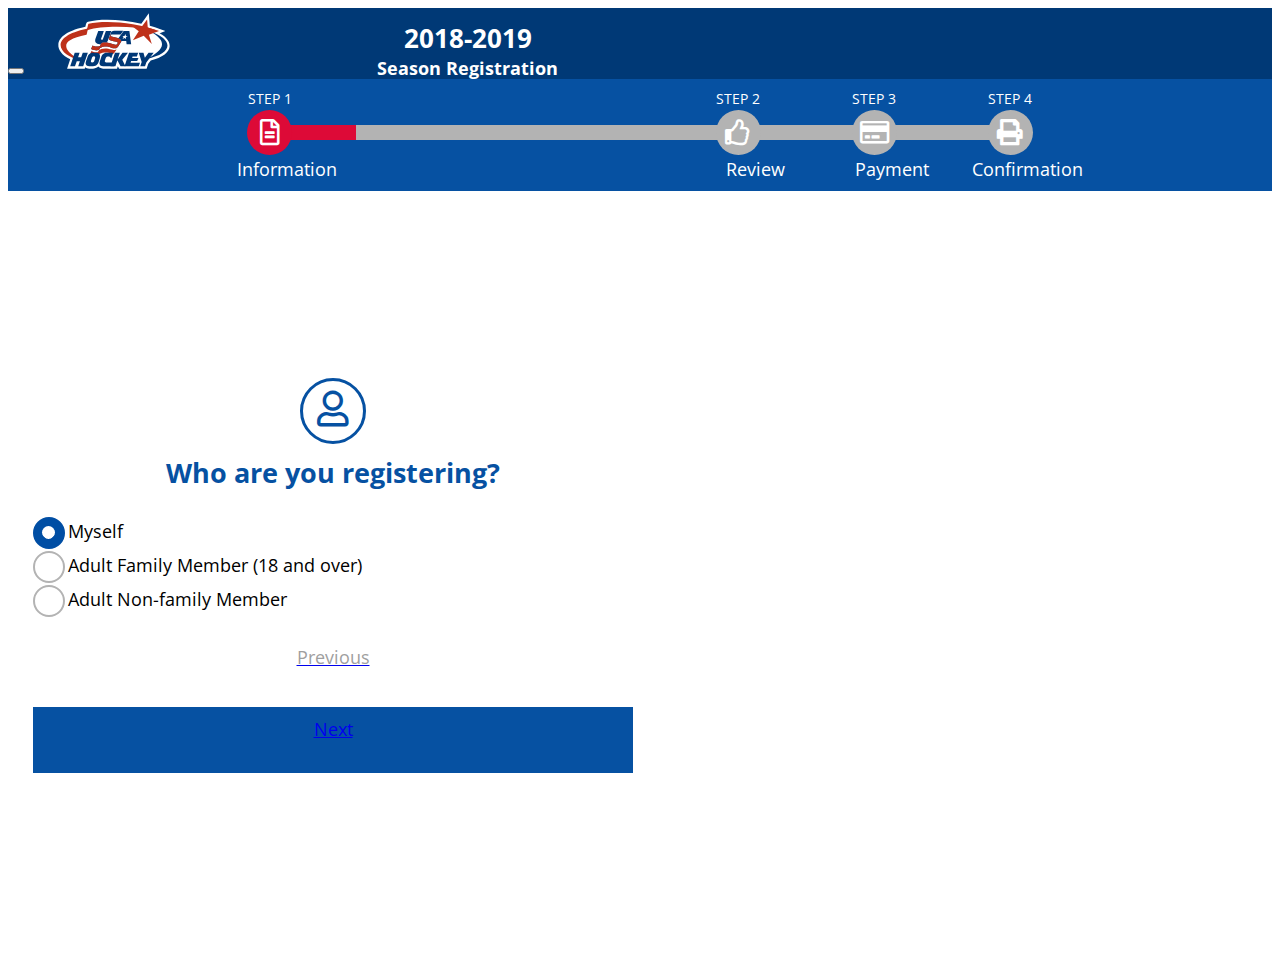
<file: 3. who.html>
<!doctype html>
<html lang="en">
  <head>
    <meta charset="utf-8">
    <meta http-equiv="X-UA-Compatible" content="IE=edge">
    <meta name="viewport" content="width=device-width, initial-scale=1">
    <!-- The above 3 meta tags *must* come first in the head; any other head content must come *after* these tags -->
    <title>Registration Form</title>

    <!-- Bootstrap -->
    <link rel="stylesheet" href="https://stackpath.bootstrapcdn.com/bootstrap/3.4.0/css/bootstrap.min.css" integrity="sha384-PmY9l28YgO4JwMKbTvgaS7XNZJ30MK9FAZjjzXtlqyZCqBY6X6bXIkM++IkyinN+" crossorigin="anonymous">

    <link rel="stylesheet" type="text/css" href="css/fontawesome-5.css">

    <link rel="stylesheet" type="text/css" href="css/templates.css">

    <link href="https://fonts.googleapis.com/css?family=Open+Sans:300,300i,400,400i,600,600i,700,700i,800,800i" rel="stylesheet">

    <!-- HTML5 shim and Respond.js for IE8 support of HTML5 elements and media queries -->
    <!-- WARNING: Respond.js doesn't work if you view the page via file:// -->
    <!--[if lt IE 9]>
      <script src="https://oss.maxcdn.com/html5shiv/3.7.3/html5shiv.min.js"></script>
      <script src="https://oss.maxcdn.com/respond/1.4.2/respond.min.js"></script>
    <![endif]-->
  </head>
  <body id=registrationForm>


     <nav class="navbar navbar-default">
        <div class="container-fluid">
          <!-- Brand and toggle get grouped for better mobile display -->
          <div class="navbar-header">
            <button type="button" class="navbar-toggle collapsed" data-toggle="collapse" data-target="#bs-example-navbar-collapse-1" aria-expanded="false">
              <span class="sr-only">Toggle navigation</span>
              <span class="icon-bar"></span>
              <span class="icon-bar"></span>
              <span class="icon-bar"></span>
            </button>
            <img src="img/usa-hockey-logo.svg">
          </div>

            <h1>
              2018-2019
              <small>Season Registration</small>
            </h1>

          <!-- Collect the nav links, forms, and other content for toggling -->
          <div class="collapse navbar-collapse">
            <ul class="nav navbar-nav navbar-right">
              <li><a href="#">Questions</a></li>
              <li><a href="#">Support</a></li>
            </ul>
          </div><!-- /.navbar-collapse -->
        </div><!-- /.container-fluid -->
      </nav><!-- navbar -->

      <div id="steps-bar">
        
        <div class="steps-container">

          <div class="step active">
            <label class="number">STEP 1</label>
            <i class="far fa-file-alt"></i>
            <label class="name">Information</label>
          </div><!-- step -->

          <div class="step-bar active">
            <div class="step-progress p-3"></div>
          </div><!-- step-bar -->

          <div class="step">
            <label class="number">STEP 2</label>
            <i class="far fa-thumbs-up"></i>
            <label class="name">Review</label>
          </div><!-- step -->

          <div class="step-bar">
            <div class="step-progress"></div>
          </div><!-- step-bar -->

          <div class="step">
            <label class="number">STEP 3</label>
            <i class="far fa-credit-card"></i>
            <label class="name">Payment</label>
          </div><!-- step -->

          <div class="step-bar">
            <div class="step-progress"></div>
          </div><!-- step-bar -->

          <div class="step last">
            <label class="number">STEP 4</label>
            <i class="fas fa-print"></i>
            <label class="name">Confirmation</label>
          </div><!-- step -->

        </div><!-- steps-container -->

      </div><!-- steps-bar -->

       <div class="container">
        
        <div class="row question-icon">
          <i class="far fa-user"></i>
        </div>
        <div class="row">
          <div class="col-md-12">
            <h2>Who are you registering?</h2>
          </div>
        </div>

        <div class="row">
          <div class="col-md-offset-2 col-md-8" style="text-align: left;">

            <label class="object radio">Myself
              <input type="radio" checked="checked" name="radio">
              <span class="checkmark"></span>
            </label><br>
            <label class="object radio">Adult Family Member (18 and over)
              <input type="radio" name="radio">
              <span class="checkmark"></span>
            </label><br>
            <label class="object radio">Adult Non-family Member
              <input type="radio" name="radio">
              <span class="checkmark"></span>
            </label>

          </div>
        </div>  

        <div class="row">

            <a href="2. type.html"><div class="btn btn-link">Previous</div></a>
            <a href="4. name.html"><div class="btn btn-primary">Next</div></a>

        </div>  


      </div><!-- container -->




      
      
      
    <!-- jQuery (necessary for Bootstrap's JavaScript plugins) -->
    <script src="https://code.jquery.com/jquery-1.12.4.min.js" integrity="sha384-nvAa0+6Qg9clwYCGGPpDQLVpLNn0fRaROjHqs13t4Ggj3Ez50XnGQqc/r8MhnRDZ" crossorigin="anonymous"></script>
    <!-- Include all compiled plugins (below), or include individual files as needed -->
    <script src="https://stackpath.bootstrapcdn.com/bootstrap/3.4.0/js/bootstrap.min.js" integrity="sha384-vhJnz1OVIdLktyixHY4Uk3OHEwdQqPppqYR8+5mjsauETgLOcEynD9oPHhhz18Nw" crossorigin="anonymous"></script>

  </body>
</html>
</file>
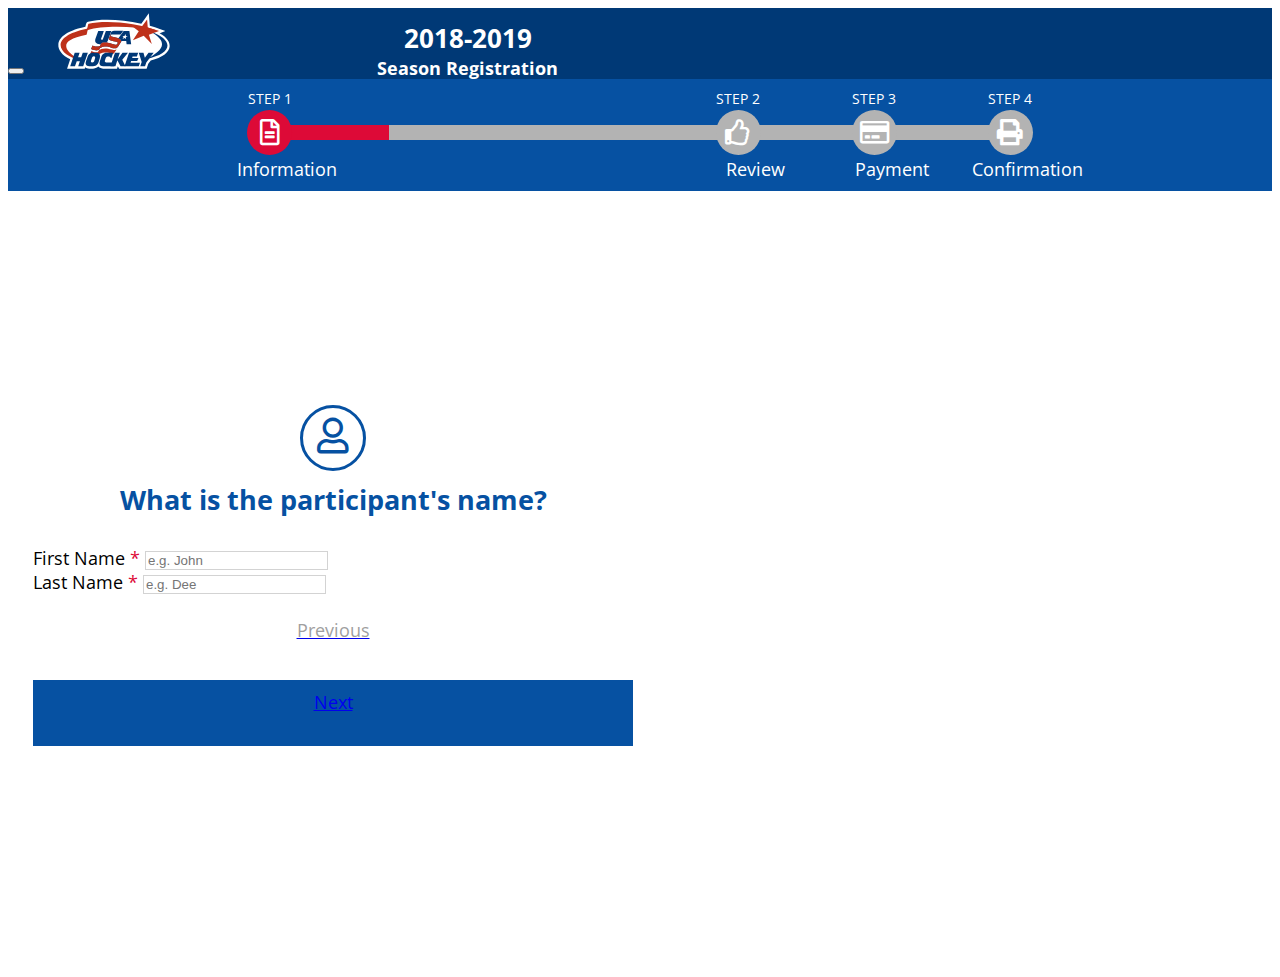
<file: 4. name.html>
<!doctype html>
<html lang="en">
  <head>
    <meta charset="utf-8">
    <meta http-equiv="X-UA-Compatible" content="IE=edge">
    <meta name="viewport" content="width=device-width, initial-scale=1">
    <!-- The above 3 meta tags *must* come first in the head; any other head content must come *after* these tags -->
    <title>Registration Form</title>

    <!-- Bootstrap -->
    <link rel="stylesheet" href="https://stackpath.bootstrapcdn.com/bootstrap/3.4.0/css/bootstrap.min.css" integrity="sha384-PmY9l28YgO4JwMKbTvgaS7XNZJ30MK9FAZjjzXtlqyZCqBY6X6bXIkM++IkyinN+" crossorigin="anonymous">

    <link rel="stylesheet" type="text/css" href="css/fontawesome-5.css">

    <link rel="stylesheet" type="text/css" href="css/templates.css">

    <link href="https://fonts.googleapis.com/css?family=Open+Sans:300,300i,400,400i,600,600i,700,700i,800,800i" rel="stylesheet">

    <!-- HTML5 shim and Respond.js for IE8 support of HTML5 elements and media queries -->
    <!-- WARNING: Respond.js doesn't work if you view the page via file:// -->
    <!--[if lt IE 9]>
      <script src="https://oss.maxcdn.com/html5shiv/3.7.3/html5shiv.min.js"></script>
      <script src="https://oss.maxcdn.com/respond/1.4.2/respond.min.js"></script>
    <![endif]-->
  </head>
  <body id=registrationForm>


      <nav class="navbar navbar-default">
        <div class="container-fluid">
          <!-- Brand and toggle get grouped for better mobile display -->
          <div class="navbar-header">
            <button type="button" class="navbar-toggle collapsed" data-toggle="collapse" data-target="#bs-example-navbar-collapse-1" aria-expanded="false">
              <span class="sr-only">Toggle navigation</span>
              <span class="icon-bar"></span>
              <span class="icon-bar"></span>
              <span class="icon-bar"></span>
            </button>
            <img src="img/usa-hockey-logo.svg">
          </div>

            <h1>
              2018-2019
              <small>Season Registration</small>
            </h1>

          <!-- Collect the nav links, forms, and other content for toggling -->
          <div class="collapse navbar-collapse">
            <ul class="nav navbar-nav navbar-right">
              <li><a href="#">Questions</a></li>
              <li><a href="#">Support</a></li>
            </ul>
          </div><!-- /.navbar-collapse -->
        </div><!-- /.container-fluid -->
      </nav><!-- navbar -->

      <div id="steps-bar">
        
        <div class="steps-container">

          <div class="step active">
            <label class="number">STEP 1</label>
            <i class="far fa-file-alt"></i>
            <label class="name">Information</label>
          </div><!-- step -->

          <div class="step-bar active">
            <div class="step-progress p-4"></div>
          </div><!-- step-bar -->

          <div class="step">
            <label class="number">STEP 2</label>
            <i class="far fa-thumbs-up"></i>
            <label class="name">Review</label>
          </div><!-- step -->

          <div class="step-bar">
            <div class="step-progress"></div>
          </div><!-- step-bar -->

          <div class="step">
            <label class="number">STEP 3</label>
            <i class="far fa-credit-card"></i>
            <label class="name">Payment</label>
          </div><!-- step -->

          <div class="step-bar">
            <div class="step-progress"></div>
          </div><!-- step-bar -->

          <div class="step last">
            <label class="number">STEP 4</label>
            <i class="fas fa-print"></i>
            <label class="name">Confirmation</label>
          </div><!-- step -->

        </div><!-- steps-container -->

      </div><!-- steps-bar -->

       <div class="container">
        
        <div class="row question-icon">
          <i class="far fa-user"></i>
        </div>
        <div class="row">
          <div class="col-md-12">
            <h2>What is the participant's name?</h2>
          </div>
        </div>

        <div class="row">
          <div class="col-md-6">
            <div class="form-group">
              <label for="exampleInputPassword1">First Name  <span class="required">*</span></label>
              <input type="text" class="form-control input-lg" placeholder="e.g. John">
            </div>
          </div>

          <div class="col-md-6">
            <div class="form-group">
              <label for="exampleInputPassword1">Last Name <span class="required">*</span></label>
              <input type="text" class="form-control input-lg" placeholder="e.g. Dee">
            </div>
          </div>
        </div>  

        <div class="row">

            <a href="3. who.html"><div class="btn btn-link">Previous</div></a>
            <a href="5. birthday.html"><div class="btn btn-primary">Next</div></a>

        </div>  


      </div><!-- container -->




      
      
      
    <!-- jQuery (necessary for Bootstrap's JavaScript plugins) -->
    <script src="https://code.jquery.com/jquery-1.12.4.min.js" integrity="sha384-nvAa0+6Qg9clwYCGGPpDQLVpLNn0fRaROjHqs13t4Ggj3Ez50XnGQqc/r8MhnRDZ" crossorigin="anonymous"></script>
    <!-- Include all compiled plugins (below), or include individual files as needed -->
    <script src="https://stackpath.bootstrapcdn.com/bootstrap/3.4.0/js/bootstrap.min.js" integrity="sha384-vhJnz1OVIdLktyixHY4Uk3OHEwdQqPppqYR8+5mjsauETgLOcEynD9oPHhhz18Nw" crossorigin="anonymous"></script>

  </body>
</html>
</file>
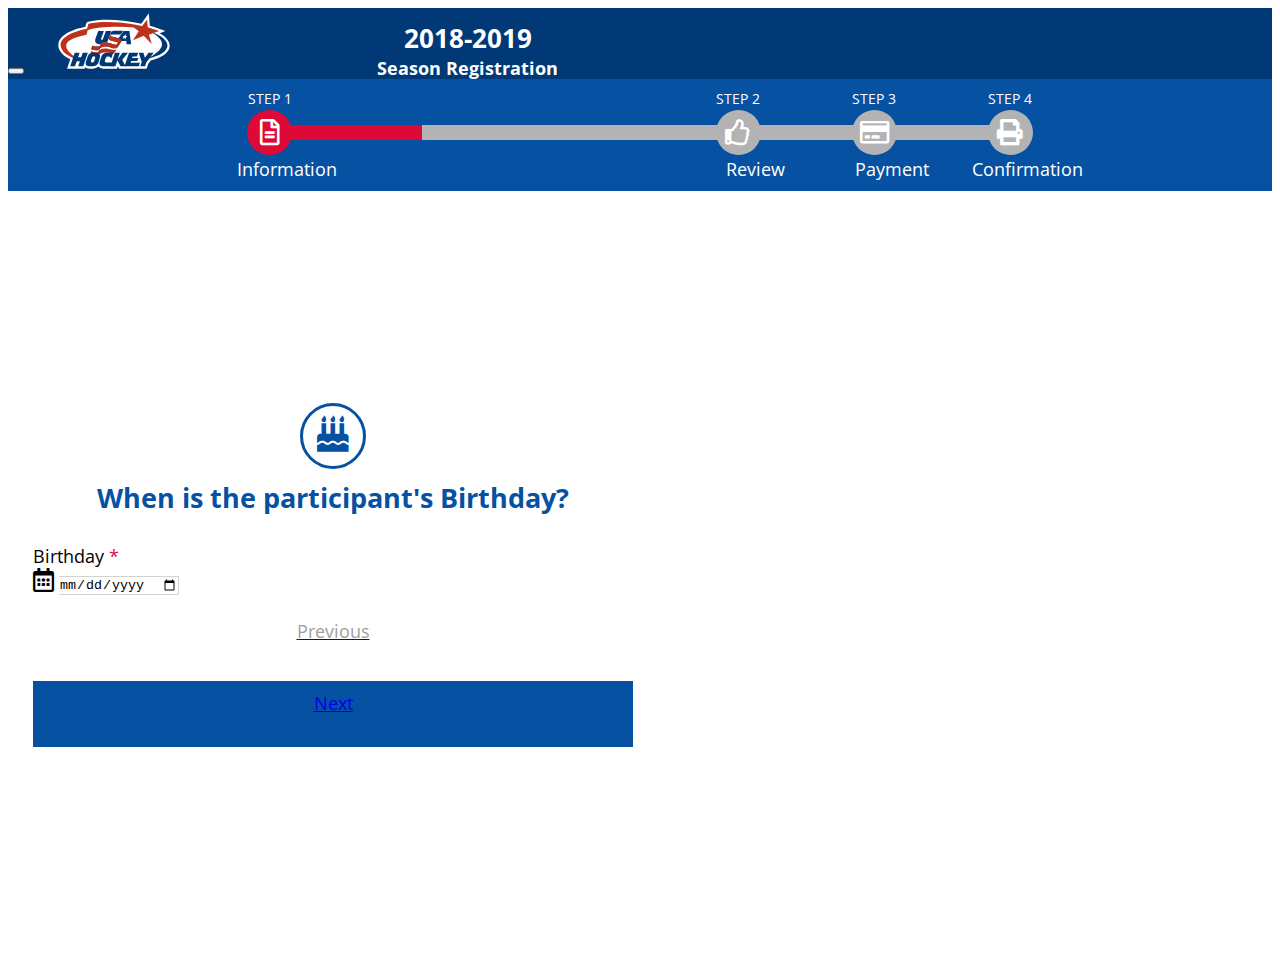
<file: 5. birthday.html>
<!doctype html>
<html lang="en">
  <head>
    <meta charset="utf-8">
    <meta http-equiv="X-UA-Compatible" content="IE=edge">
    <meta name="viewport" content="width=device-width, initial-scale=1">
    <!-- The above 3 meta tags *must* come first in the head; any other head content must come *after* these tags -->
    <title>Registration Form</title>

    <!-- Bootstrap -->
    <link rel="stylesheet" href="https://stackpath.bootstrapcdn.com/bootstrap/3.4.0/css/bootstrap.min.css" integrity="sha384-PmY9l28YgO4JwMKbTvgaS7XNZJ30MK9FAZjjzXtlqyZCqBY6X6bXIkM++IkyinN+" crossorigin="anonymous">

    <link rel="stylesheet" type="text/css" href="css/fontawesome-5.css">

    <link rel="stylesheet" type="text/css" href="css/templates.css">

    <link href="https://fonts.googleapis.com/css?family=Open+Sans:300,300i,400,400i,600,600i,700,700i,800,800i" rel="stylesheet">

    <!-- HTML5 shim and Respond.js for IE8 support of HTML5 elements and media queries -->
    <!-- WARNING: Respond.js doesn't work if you view the page via file:// -->
    <!--[if lt IE 9]>
      <script src="https://oss.maxcdn.com/html5shiv/3.7.3/html5shiv.min.js"></script>
      <script src="https://oss.maxcdn.com/respond/1.4.2/respond.min.js"></script>
    <![endif]-->
  </head>
  <body id=registrationForm>


      <nav class="navbar navbar-default">
        <div class="container-fluid">
          <!-- Brand and toggle get grouped for better mobile display -->
          <div class="navbar-header">
            <button type="button" class="navbar-toggle collapsed" data-toggle="collapse" data-target="#bs-example-navbar-collapse-1" aria-expanded="false">
              <span class="sr-only">Toggle navigation</span>
              <span class="icon-bar"></span>
              <span class="icon-bar"></span>
              <span class="icon-bar"></span>
            </button>
            <img src="img/usa-hockey-logo.svg">
          </div>

            <h1>
              2018-2019
              <small>Season Registration</small>
            </h1>

          <!-- Collect the nav links, forms, and other content for toggling -->
          <div class="collapse navbar-collapse">
            <ul class="nav navbar-nav navbar-right">
              <li><a href="#">Questions</a></li>
              <li><a href="#">Support</a></li>
            </ul>
          </div><!-- /.navbar-collapse -->
        </div><!-- /.container-fluid -->
      </nav><!-- navbar -->

      <div id="steps-bar">
        
        <div class="steps-container">

          <div class="step active">
            <label class="number">STEP 1</label>
            <i class="far fa-file-alt"></i>
            <label class="name">Information</label>
          </div><!-- step -->

          <div class="step-bar active">
            <div class="step-progress p-5"></div>
          </div><!-- step-bar -->

          <div class="step">
            <label class="number">STEP 2</label>
            <i class="far fa-thumbs-up"></i>
            <label class="name">Review</label>
          </div><!-- step -->

          <div class="step-bar">
            <div class="step-progress"></div>
          </div><!-- step-bar -->

          <div class="step">
            <label class="number">STEP 3</label>
            <i class="far fa-credit-card"></i>
            <label class="name">Payment</label>
          </div><!-- step -->

          <div class="step-bar">
            <div class="step-progress"></div>
          </div><!-- step-bar -->

          <div class="step last">
            <label class="number">STEP 4</label>
            <i class="fas fa-print"></i>
            <label class="name">Confirmation</label>
          </div><!-- step -->

        </div><!-- steps-container -->

      </div><!-- steps-bar -->

       <div class="container">
        
        <div class="row question-icon">
          <i class="fas fa-birthday-cake"></i>
        </div>
        <div class="row">
          <div class="col-md-12">
            <h2>When is the participant's Birthday?</h2>
          </div>
        </div>

        <div class="row">
          <div class="col-md-offset-3 col-md-6">

            <div class="form-group">
              <label for="exampleInputPassword1">Birthday <span class="required">*</span></label>
              <div class="input-group">
                <span class="input-group-addon"><i class="far fa-calendar-alt"></i></span>
                <input type="date" class="form-control input-lg" placeholder="MM/DD/YYYY">
              </div>
            </div>

          </div>
        </div>  

        <div class="row">

            <a href="4. name.html"><div class="btn btn-link">Previous</div></a>
            <a href="6. gender.html"><div class="btn btn-primary">Next</div></a>

        </div>  


      </div><!-- container -->
  
    
    <!-- jQuery (necessary for Bootstrap's JavaScript plugins) -->
    <script src="https://code.jquery.com/jquery-1.12.4.min.js" integrity="sha384-nvAa0+6Qg9clwYCGGPpDQLVpLNn0fRaROjHqs13t4Ggj3Ez50XnGQqc/r8MhnRDZ" crossorigin="anonymous"></script>
    <!-- Include all compiled plugins (below), or include individual files as needed -->
    <script src="https://stackpath.bootstrapcdn.com/bootstrap/3.4.0/js/bootstrap.min.js" integrity="sha384-vhJnz1OVIdLktyixHY4Uk3OHEwdQqPppqYR8+5mjsauETgLOcEynD9oPHhhz18Nw" crossorigin="anonymous"></script>

  </body>
</html>
</file>
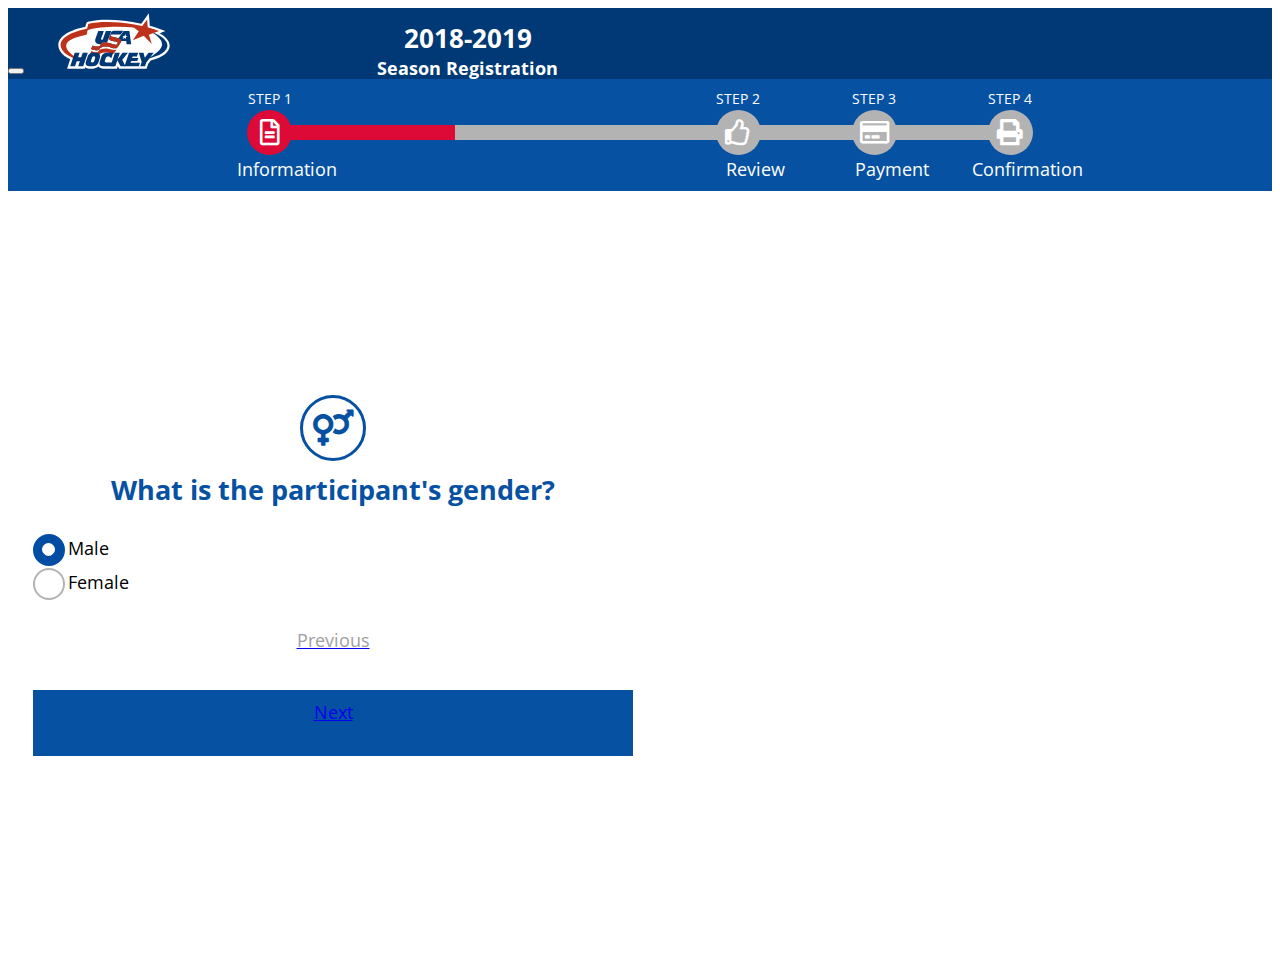
<file: 6. gender.html>
<!doctype html>
<html lang="en">
  <head>
    <meta charset="utf-8">
    <meta http-equiv="X-UA-Compatible" content="IE=edge">
    <meta name="viewport" content="width=device-width, initial-scale=1">
    <!-- The above 3 meta tags *must* come first in the head; any other head content must come *after* these tags -->
    <title>Registration Form</title>

    <!-- Bootstrap -->
    <link rel="stylesheet" href="https://stackpath.bootstrapcdn.com/bootstrap/3.4.0/css/bootstrap.min.css" integrity="sha384-PmY9l28YgO4JwMKbTvgaS7XNZJ30MK9FAZjjzXtlqyZCqBY6X6bXIkM++IkyinN+" crossorigin="anonymous">

    <link rel="stylesheet" type="text/css" href="css/fontawesome-5.css">

    <link rel="stylesheet" type="text/css" href="css/templates.css">

    <link href="https://fonts.googleapis.com/css?family=Open+Sans:300,300i,400,400i,600,600i,700,700i,800,800i" rel="stylesheet">

    <!-- HTML5 shim and Respond.js for IE8 support of HTML5 elements and media queries -->
    <!-- WARNING: Respond.js doesn't work if you view the page via file:// -->
    <!--[if lt IE 9]>
      <script src="https://oss.maxcdn.com/html5shiv/3.7.3/html5shiv.min.js"></script>
      <script src="https://oss.maxcdn.com/respond/1.4.2/respond.min.js"></script>
    <![endif]-->
  </head>
  <body id=registrationForm>


      <nav class="navbar navbar-default">
        <div class="container-fluid">
          <!-- Brand and toggle get grouped for better mobile display -->
          <div class="navbar-header">
            <button type="button" class="navbar-toggle collapsed" data-toggle="collapse" data-target="#bs-example-navbar-collapse-1" aria-expanded="false">
              <span class="sr-only">Toggle navigation</span>
              <span class="icon-bar"></span>
              <span class="icon-bar"></span>
              <span class="icon-bar"></span>
            </button>
            <img src="img/usa-hockey-logo.svg">
          </div>

            <h1>
              2018-2019
              <small>Season Registration</small>
            </h1>

          <!-- Collect the nav links, forms, and other content for toggling -->
          <div class="collapse navbar-collapse">
            <ul class="nav navbar-nav navbar-right">
              <li><a href="#">Questions</a></li>
              <li><a href="#">Support</a></li>
            </ul>
          </div><!-- /.navbar-collapse -->
        </div><!-- /.container-fluid -->
      </nav><!-- navbar -->

      <div id="steps-bar">
        
        <div class="steps-container">

          <div class="step active">
            <label class="number">STEP 1</label>
            <i class="far fa-file-alt"></i>
            <label class="name">Information</label>
          </div><!-- step -->

          <div class="step-bar active">
            <div class="step-progress p-6"></div>
          </div><!-- step-bar -->

          <div class="step">
            <label class="number">STEP 2</label>
            <i class="far fa-thumbs-up"></i>
            <label class="name">Review</label>
          </div><!-- step -->

          <div class="step-bar">
            <div class="step-progress"></div>
          </div><!-- step-bar -->

          <div class="step">
            <label class="number">STEP 3</label>
            <i class="far fa-credit-card"></i>
            <label class="name">Payment</label>
          </div><!-- step -->

          <div class="step-bar">
            <div class="step-progress"></div>
          </div><!-- step-bar -->

          <div class="step last">
            <label class="number">STEP 4</label>
            <i class="fas fa-print"></i>
            <label class="name">Confirmation</label>
          </div><!-- step -->

        </div><!-- steps-container -->

      </div><!-- steps-bar -->

       <div class="container">
        
        <div class="row question-icon">
          <i class="fas fa-venus-mars" style="line-height: 60px;"></i>
        </div>
        <div class="row">
          <div class="col-md-12">
            <h2>What is the participant's gender?</h2>
          </div>
        </div>

        <div class="row">
          <div class="col-md-offset-4 col-md-4" style="text-align: left;">

            <label class="object radio">Male
              <input type="radio" checked="checked" name="radio">
              <span class="checkmark"></span>
            </label><br>
            <label class="object radio">Female
              <input type="radio" name="radio">
              <span class="checkmark"></span>
            </label>

          </div>
        </div>  

        <div class="row">

            <a href="5. birthday.html"><div class="btn btn-link">Previous</div></a>
            <a href="7. citizenship.html"><div class="btn btn-primary">Next</div></a>

        </div>  


      </div><!-- container -->




      
      
      
    <!-- jQuery (necessary for Bootstrap's JavaScript plugins) -->
    <script src="https://code.jquery.com/jquery-1.12.4.min.js" integrity="sha384-nvAa0+6Qg9clwYCGGPpDQLVpLNn0fRaROjHqs13t4Ggj3Ez50XnGQqc/r8MhnRDZ" crossorigin="anonymous"></script>
    <!-- Include all compiled plugins (below), or include individual files as needed -->
    <script src="https://stackpath.bootstrapcdn.com/bootstrap/3.4.0/js/bootstrap.min.js" integrity="sha384-vhJnz1OVIdLktyixHY4Uk3OHEwdQqPppqYR8+5mjsauETgLOcEynD9oPHhhz18Nw" crossorigin="anonymous"></script>

  </body>
</html>
</file>
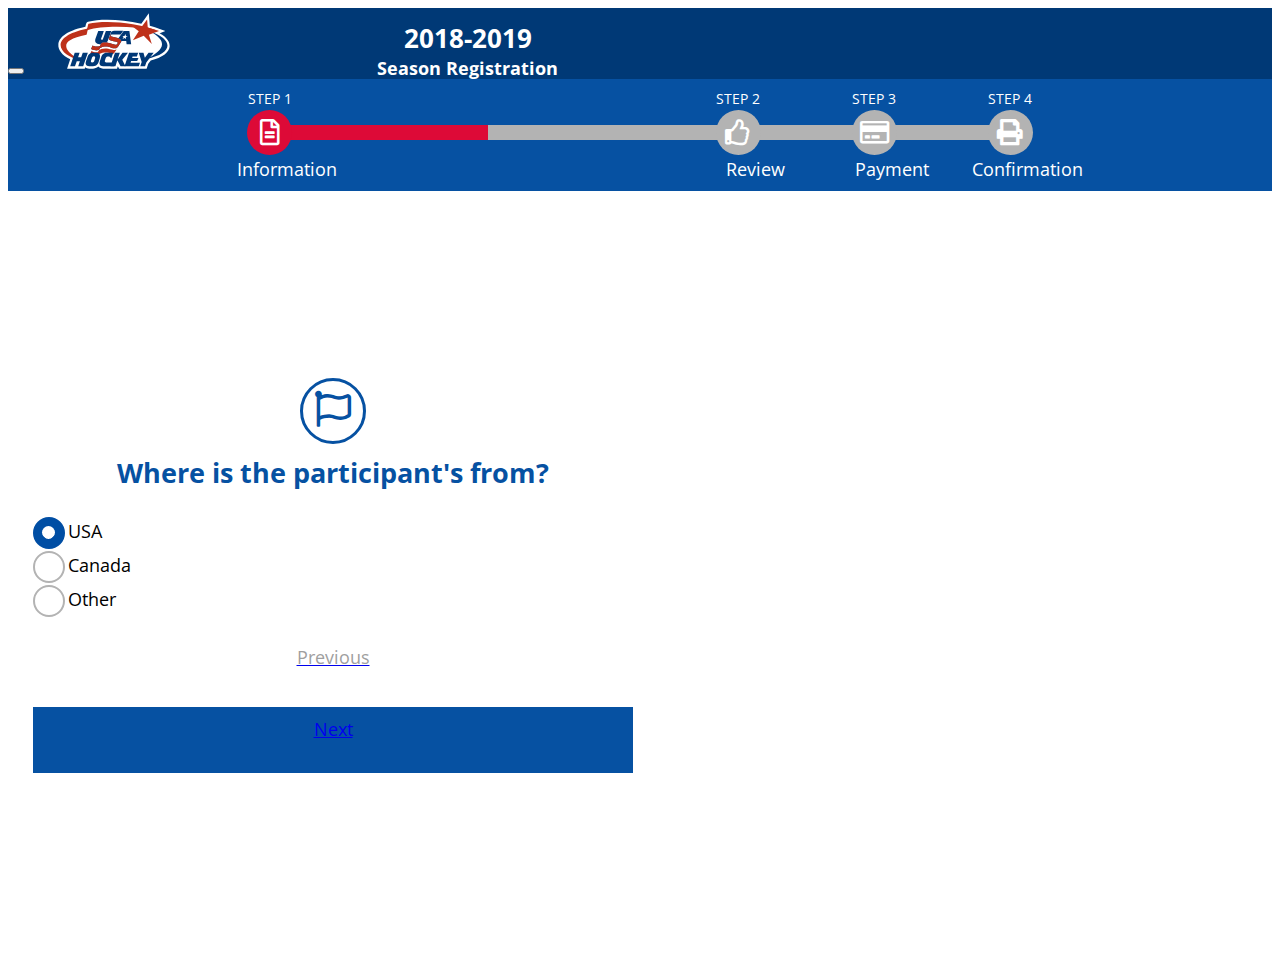
<file: 7. citizenship.html>
<!doctype html>
<html lang="en">
  <head>
    <meta charset="utf-8">
    <meta http-equiv="X-UA-Compatible" content="IE=edge">
    <meta name="viewport" content="width=device-width, initial-scale=1">
    <!-- The above 3 meta tags *must* come first in the head; any other head content must come *after* these tags -->
    <title>Registration Form</title>

    <!-- Bootstrap -->
    <link rel="stylesheet" href="https://stackpath.bootstrapcdn.com/bootstrap/3.4.0/css/bootstrap.min.css" integrity="sha384-PmY9l28YgO4JwMKbTvgaS7XNZJ30MK9FAZjjzXtlqyZCqBY6X6bXIkM++IkyinN+" crossorigin="anonymous">

    <link rel="stylesheet" type="text/css" href="css/fontawesome-5.css">

    <link rel="stylesheet" type="text/css" href="css/templates.css">

    <link href="https://fonts.googleapis.com/css?family=Open+Sans:300,300i,400,400i,600,600i,700,700i,800,800i" rel="stylesheet">

    <!-- HTML5 shim and Respond.js for IE8 support of HTML5 elements and media queries -->
    <!-- WARNING: Respond.js doesn't work if you view the page via file:// -->
    <!--[if lt IE 9]>
      <script src="https://oss.maxcdn.com/html5shiv/3.7.3/html5shiv.min.js"></script>
      <script src="https://oss.maxcdn.com/respond/1.4.2/respond.min.js"></script>
    <![endif]-->
  </head>
  <body id=registrationForm>


      <nav class="navbar navbar-default">
        <div class="container-fluid">
          <!-- Brand and toggle get grouped for better mobile display -->
          <div class="navbar-header">
            <button type="button" class="navbar-toggle collapsed" data-toggle="collapse" data-target="#bs-example-navbar-collapse-1" aria-expanded="false">
              <span class="sr-only">Toggle navigation</span>
              <span class="icon-bar"></span>
              <span class="icon-bar"></span>
              <span class="icon-bar"></span>
            </button>
            <img src="img/usa-hockey-logo.svg">
          </div>

            <h1>
              2018-2019
              <small>Season Registration</small>
            </h1>

          <!-- Collect the nav links, forms, and other content for toggling -->
          <div class="collapse navbar-collapse">
            <ul class="nav navbar-nav navbar-right">
              <li><a href="#">Questions</a></li>
              <li><a href="#">Support</a></li>
            </ul>
          </div><!-- /.navbar-collapse -->
        </div><!-- /.container-fluid -->
      </nav><!-- navbar -->

      <div id="steps-bar">
        
        <div class="steps-container">

          <div class="step active">
            <label class="number">STEP 1</label>
            <i class="far fa-file-alt"></i>
            <label class="name">Information</label>
          </div><!-- step -->

          <div class="step-bar active">
            <div class="step-progress p-7"></div>
          </div><!-- step-bar -->

          <div class="step">
            <label class="number">STEP 2</label>
            <i class="far fa-thumbs-up"></i>
            <label class="name">Review</label>
          </div><!-- step -->

          <div class="step-bar">
            <div class="step-progress"></div>
          </div><!-- step-bar -->

          <div class="step">
            <label class="number">STEP 3</label>
            <i class="far fa-credit-card"></i>
            <label class="name">Payment</label>
          </div><!-- step -->

          <div class="step-bar">
            <div class="step-progress"></div>
          </div><!-- step-bar -->

          <div class="step last">
            <label class="number">STEP 4</label>
            <i class="fas fa-print"></i>
            <label class="name">Confirmation</label>
          </div><!-- step -->

        </div><!-- steps-container -->

      </div><!-- steps-bar -->

       <div class="container">
        
        <div class="row question-icon">
          <i class="far fa-flag"></i>
        </div>
        <div class="row">
          <div class="col-md-12">
            <h2>Where is the participant's from? </h2>
          </div>
        </div>

        <div class="row">
          <div class="col-md-offset-4 col-md-6" style="text-align: left;">

            <label class="object radio">USA
              <input type="radio" checked="checked" name="radio">
              <span class="checkmark"></span>
            </label><br>
            <label class="object radio">Canada
              <input type="radio" name="radio">
              <span class="checkmark"></span>
            </label><br>
            <label class="object radio">Other
              <input type="radio" name="radio">
              <span class="checkmark"></span>
            </label>

          </div>
        </div>  

        <div class="row">

            <a href="6. gender.html"><div class="btn btn-link">Previous</div></a>
            <a href="8. address.html"><div class="btn btn-primary">Next</div></a>

        </div>  


      </div><!-- container -->




      
      
      
    <!-- jQuery (necessary for Bootstrap's JavaScript plugins) -->
    <script src="https://code.jquery.com/jquery-1.12.4.min.js" integrity="sha384-nvAa0+6Qg9clwYCGGPpDQLVpLNn0fRaROjHqs13t4Ggj3Ez50XnGQqc/r8MhnRDZ" crossorigin="anonymous"></script>
    <!-- Include all compiled plugins (below), or include individual files as needed -->
    <script src="https://stackpath.bootstrapcdn.com/bootstrap/3.4.0/js/bootstrap.min.js" integrity="sha384-vhJnz1OVIdLktyixHY4Uk3OHEwdQqPppqYR8+5mjsauETgLOcEynD9oPHhhz18Nw" crossorigin="anonymous"></script>

  </body>
</html>
</file>
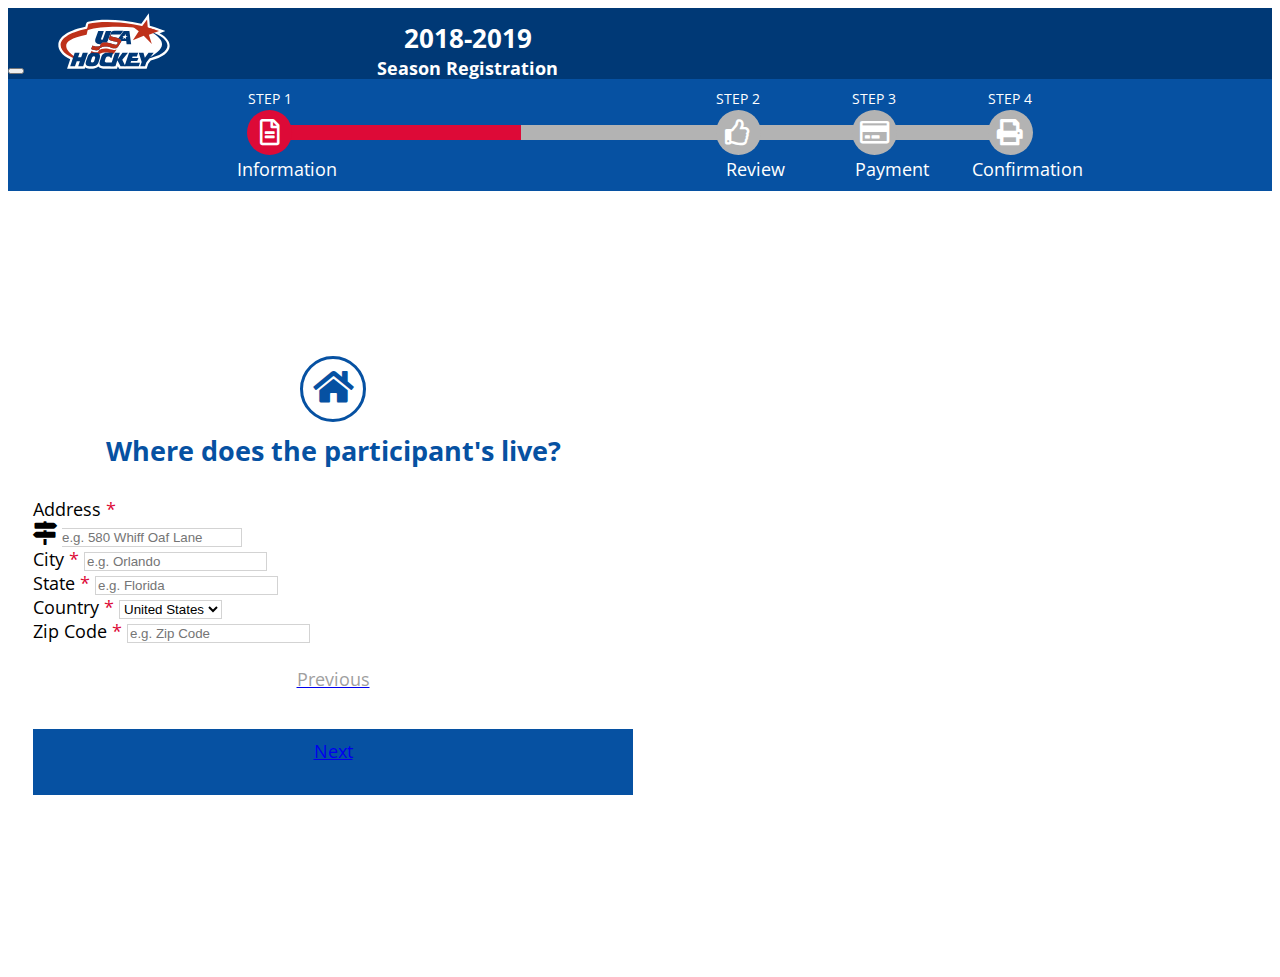
<file: 8. address.html>
<!doctype html>
<html lang="en">
  <head>
    <meta charset="utf-8">
    <meta http-equiv="X-UA-Compatible" content="IE=edge">
    <meta name="viewport" content="width=device-width, initial-scale=1">
    <!-- The above 3 meta tags *must* come first in the head; any other head content must come *after* these tags -->
    <title>Registration Form</title>

    <!-- Bootstrap -->
    <link rel="stylesheet" href="https://stackpath.bootstrapcdn.com/bootstrap/3.4.0/css/bootstrap.min.css" integrity="sha384-PmY9l28YgO4JwMKbTvgaS7XNZJ30MK9FAZjjzXtlqyZCqBY6X6bXIkM++IkyinN+" crossorigin="anonymous">

    <link rel="stylesheet" type="text/css" href="css/fontawesome-5.css">

    <link rel="stylesheet" type="text/css" href="css/templates.css">

    <link href="https://fonts.googleapis.com/css?family=Open+Sans:300,300i,400,400i,600,600i,700,700i,800,800i" rel="stylesheet">

    <!-- HTML5 shim and Respond.js for IE8 support of HTML5 elements and media queries -->
    <!-- WARNING: Respond.js doesn't work if you view the page via file:// -->
    <!--[if lt IE 9]>
      <script src="https://oss.maxcdn.com/html5shiv/3.7.3/html5shiv.min.js"></script>
      <script src="https://oss.maxcdn.com/respond/1.4.2/respond.min.js"></script>
    <![endif]-->
  </head>
  <body id=registrationForm>


      <nav class="navbar navbar-default">
        <div class="container-fluid">
          <!-- Brand and toggle get grouped for better mobile display -->
          <div class="navbar-header">
            <button type="button" class="navbar-toggle collapsed" data-toggle="collapse" data-target="#bs-example-navbar-collapse-1" aria-expanded="false">
              <span class="sr-only">Toggle navigation</span>
              <span class="icon-bar"></span>
              <span class="icon-bar"></span>
              <span class="icon-bar"></span>
            </button>
            <img src="img/usa-hockey-logo.svg">
          </div>

            <h1>
              2018-2019
              <small>Season Registration</small>
            </h1>

          <!-- Collect the nav links, forms, and other content for toggling -->
          <div class="collapse navbar-collapse">
            <ul class="nav navbar-nav navbar-right">
              <li><a href="#">Questions</a></li>
              <li><a href="#">Support</a></li>
            </ul>
          </div><!-- /.navbar-collapse -->
        </div><!-- /.container-fluid -->
      </nav><!-- navbar -->

      <div id="steps-bar">
        
        <div class="steps-container">

          <div class="step active">
            <label class="number">STEP 1</label>
            <i class="far fa-file-alt"></i>
            <label class="name">Information</label>
          </div><!-- step -->

          <div class="step-bar active">
            <div class="step-progress p-8"></div>
          </div><!-- step-bar -->

          <div class="step">
            <label class="number">STEP 2</label>
            <i class="far fa-thumbs-up"></i>
            <label class="name">Review</label>
          </div><!-- step -->

          <div class="step-bar">
            <div class="step-progress"></div>
          </div><!-- step-bar -->

          <div class="step">
            <label class="number">STEP 3</label>
            <i class="far fa-credit-card"></i>
            <label class="name">Payment</label>
          </div><!-- step -->

          <div class="step-bar">
            <div class="step-progress"></div>
          </div><!-- step-bar -->

          <div class="step last">
            <label class="number">STEP 4</label>
            <i class="fas fa-print"></i>
            <label class="name">Confirmation</label>
          </div><!-- step -->

        </div><!-- steps-container -->

      </div><!-- steps-bar -->

       <div class="container">
        
        <div class="row question-icon">
          <i class="fas fa-home"></i>
        </div>
        <div class="row">
          <div class="col-md-12">
            <h2>Where does the participant's live?</h2>
          </div>
        </div>

        <div class="row">
          <div class="col-md-12">
            <div class="form-group">
              <label for="exampleInputPassword1">Address  <span class="required">*</span></label>
              <div class="input-group">
                <span class="input-group-addon"><i class="fas fa-map-signs"></i></span>
                <input type="text" class="form-control input-lg" placeholder="e.g. 580 Whiff Oaf Lane">
              </div>
            </div>
          </div>

          <div class="col-md-6">
            <div class="form-group">
              <label for="exampleInputPassword1">City <span class="required">*</span></label>
                <input type="text" class="form-control input-lg" placeholder="e.g. Orlando">
            </div>
          </div>

          <div class="col-md-6">
            <div class="form-group">
              <label for="exampleInputPassword1">State <span class="required">*</span></label>
              <input type="text" class="form-control input-lg" placeholder="e.g. Florida">
            </div>
          </div>

          <div class="col-md-6">
            <div class="form-group">
              <label for="exampleInputPassword1">Country <span class="required">*</span></label>
              <select class="form-control input-lg" placeholder="e.g. USA">
                <option>United States</option>
                <option>Canada</option>
              </select>
            </div>
          </div>

          <div class="col-md-6">
            <div class="form-group">
              <label for="exampleInputPassword1">Zip Code <span class="required">*</span></label>
              <input type="text" class="form-control input-lg" placeholder="e.g. Zip Code">
            </div>
          </div>

        </div>  

        <div class="row">

            <a href="7. citizenship.html"><div class="btn btn-link">Previous</div></a>
            <a href="9. contact.html"><div class="btn btn-primary">Next</div></a>

        </div>  


      </div><!-- container -->




      
      
      
    <!-- jQuery (necessary for Bootstrap's JavaScript plugins) -->
    <script src="https://code.jquery.com/jquery-1.12.4.min.js" integrity="sha384-nvAa0+6Qg9clwYCGGPpDQLVpLNn0fRaROjHqs13t4Ggj3Ez50XnGQqc/r8MhnRDZ" crossorigin="anonymous"></script>
    <!-- Include all compiled plugins (below), or include individual files as needed -->
    <script src="https://stackpath.bootstrapcdn.com/bootstrap/3.4.0/js/bootstrap.min.js" integrity="sha384-vhJnz1OVIdLktyixHY4Uk3OHEwdQqPppqYR8+5mjsauETgLOcEynD9oPHhhz18Nw" crossorigin="anonymous"></script>

  </body>
</html>
</file>
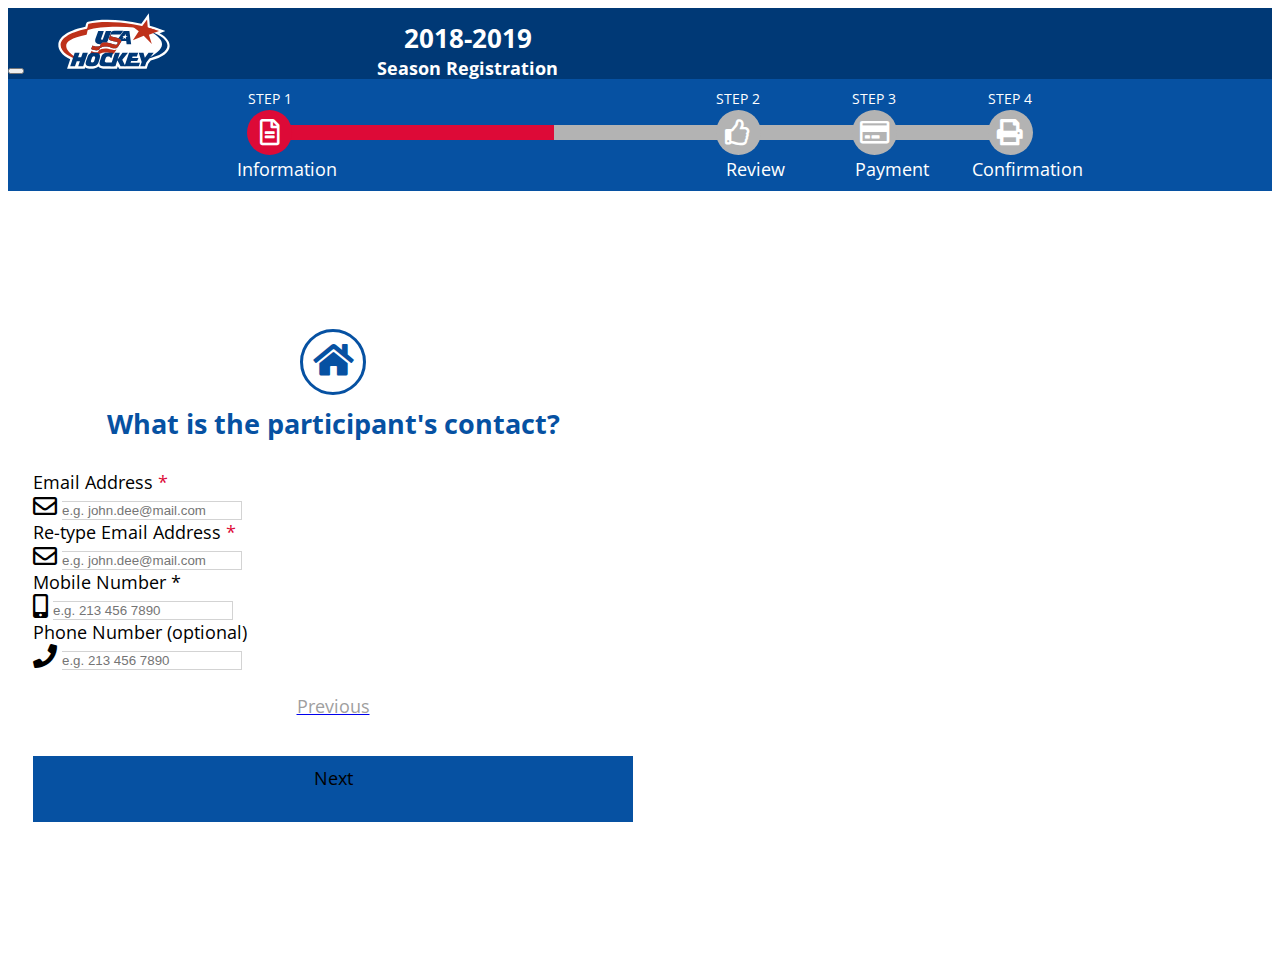
<file: 9. contact.html>
<!doctype html>
<html lang="en">
  <head>
    <meta charset="utf-8">
    <meta http-equiv="X-UA-Compatible" content="IE=edge">
    <meta name="viewport" content="width=device-width, initial-scale=1">
    <!-- The above 3 meta tags *must* come first in the head; any other head content must come *after* these tags -->
    <title>Registration Form</title>

    <!-- Bootstrap -->
    <link rel="stylesheet" href="https://stackpath.bootstrapcdn.com/bootstrap/3.4.0/css/bootstrap.min.css" integrity="sha384-PmY9l28YgO4JwMKbTvgaS7XNZJ30MK9FAZjjzXtlqyZCqBY6X6bXIkM++IkyinN+" crossorigin="anonymous">

    <link rel="stylesheet" type="text/css" href="css/fontawesome-5.css">

    <link rel="stylesheet" type="text/css" href="css/templates.css">

    <link href="https://fonts.googleapis.com/css?family=Open+Sans:300,300i,400,400i,600,600i,700,700i,800,800i" rel="stylesheet">

    <!-- HTML5 shim and Respond.js for IE8 support of HTML5 elements and media queries -->
    <!-- WARNING: Respond.js doesn't work if you view the page via file:// -->
    <!--[if lt IE 9]>
      <script src="https://oss.maxcdn.com/html5shiv/3.7.3/html5shiv.min.js"></script>
      <script src="https://oss.maxcdn.com/respond/1.4.2/respond.min.js"></script>
    <![endif]-->
  </head>
  <body id=registrationForm>


      <nav class="navbar navbar-default">
        <div class="container-fluid">
          <!-- Brand and toggle get grouped for better mobile display -->
          <div class="navbar-header">
            <button type="button" class="navbar-toggle collapsed" data-toggle="collapse" data-target="#bs-example-navbar-collapse-1" aria-expanded="false">
              <span class="sr-only">Toggle navigation</span>
              <span class="icon-bar"></span>
              <span class="icon-bar"></span>
              <span class="icon-bar"></span>
            </button>
            <img src="img/usa-hockey-logo.svg">
          </div>

            <h1>
              2018-2019
              <small>Season Registration</small>
            </h1>

          <!-- Collect the nav links, forms, and other content for toggling -->
          <div class="collapse navbar-collapse">
            <ul class="nav navbar-nav navbar-right">
              <li><a href="#">Questions</a></li>
              <li><a href="#">Support</a></li>
            </ul>
          </div><!-- /.navbar-collapse -->
        </div><!-- /.container-fluid -->
      </nav><!-- navbar -->

      <div id="steps-bar">
        
        <div class="steps-container">

          <div class="step active">
            <label class="number">STEP 1</label>
            <i class="far fa-file-alt"></i>
            <label class="name">Information</label>
          </div><!-- step -->

          <div class="step-bar active">
            <div class="step-progress p-9"></div>
          </div><!-- step-bar -->

          <div class="step">
            <label class="number">STEP 2</label>
            <i class="far fa-thumbs-up"></i>
            <label class="name">Review</label>
          </div><!-- step -->

          <div class="step-bar">
            <div class="step-progress"></div>
          </div><!-- step-bar -->

          <div class="step">
            <label class="number">STEP 3</label>
            <i class="far fa-credit-card"></i>
            <label class="name">Payment</label>
          </div><!-- step -->

          <div class="step-bar">
            <div class="step-progress"></div>
          </div><!-- step-bar -->

          <div class="step last">
            <label class="number">STEP 4</label>
            <i class="fas fa-print"></i>
            <label class="name">Confirmation</label>
          </div><!-- step -->

        </div><!-- steps-container -->

      </div><!-- steps-bar -->

       <div class="container">
        
        <div class="row question-icon">
          <i class="fas fa-home"></i>
        </div>
        <div class="row">
          <div class="col-md-12">
            <h2>What is the participant's contact?</h2>
          </div>
        </div>

        <div class="row">

          <div class="col-md-6">
            <div class="form-group">
              <label for="exampleInputPassword1">Email Address <span class="required">*</span></label>
              <div class="input-group">
                <span class="input-group-addon"><i class="far fa-envelope"></i></span>
                <input type="email" class="form-control input-lg" placeholder="e.g. john.dee@mail.com">
              </div>
            </div>
          </div>

          <div class="col-md-6">
            <div class="form-group">
              <label for="exampleInputPassword1">Re-type Email Address <span class="required">*</span></label>
              <div class="input-group">
                <span class="input-group-addon"><i class="far fa-envelope"></i></span>
                <input type="email" class="form-control input-lg" placeholder="e.g. john.dee@mail.com">
              </div>
            </div>
          </div>

        </div> 

        <div class="row">
          
          <div class="col-md-6">
            <div class="form-group">
              <label for="exampleInputPassword1">Mobile Number <span>*</span></label>
              <div class="input-group">
                <span class="input-group-addon"><i class="fas fa-mobile-alt"></i></span>
                <input type="email" class="form-control input-lg" placeholder="e.g. 213 456 7890">
              </div>
            </div>
          </div>

          <div class="col-md-6">
            <div class="form-group">
              <label for="exampleInputPassword1">Phone Number (optional)</label>
              <div class="input-group">
                <span class="input-group-addon"><i class="fas fa-phone"></i></span>
                <input type="email" class="form-control input-lg" placeholder="e.g. 213 456 7890">
              </div>
            </div>
          </div>

        </div>  

        <div class="row">

            <a href="8. address.html"><div class="btn btn-link">Previous</div></a>
            <div class="btn btn-primary">Next</div>

        </div>  


      </div><!-- container -->




      
      
      
    <!-- jQuery (necessary for Bootstrap's JavaScript plugins) -->
    <script src="https://code.jquery.com/jquery-1.12.4.min.js" integrity="sha384-nvAa0+6Qg9clwYCGGPpDQLVpLNn0fRaROjHqs13t4Ggj3Ez50XnGQqc/r8MhnRDZ" crossorigin="anonymous"></script>
    <!-- Include all compiled plugins (below), or include individual files as needed -->
    <script src="https://stackpath.bootstrapcdn.com/bootstrap/3.4.0/js/bootstrap.min.js" integrity="sha384-vhJnz1OVIdLktyixHY4Uk3OHEwdQqPppqYR8+5mjsauETgLOcEynD9oPHhhz18Nw" crossorigin="anonymous"></script>

  </body>
</html>
</file>
<file: css/templates.css>
body{
	font-family: 'Open Sans', sans-serif;
}

/*HEADER--------------------------*/

#registrationForm{
	font-size: 18px;
}

	#registrationForm .navbar-default{
		background-color: #003976;
		color: white;
		margin-bottom: 0;
		border: none;
		border-radius: 0;
		height: 71px;
	}

	#registrationForm .navbar-default .container-fluid{
        width: 900px;
        height: 100%;
        position: relative;
    }

	#registrationForm .navbar-default .navbar-nav>li>a{
		color: white;
	}
	#registrationForm .navbar-default .navbar-nav>li>a:hover{
		color: white;
		text-decoration: underline;
	}

	#registrationForm .navbar-default img{
		width: 116px;
		margin-top: 3px;
		margin-left: 11px;
	}

	#registrationForm .navbar-default h1{
		text-align: center;
		font-size: 26px;
		position: absolute;
		margin: 0;
		top: 12px;
		left: 50%;
		margin-left: -81px;
	}

		#registrationForm .navbar-default h1 small{
			font-size: 0.7em;
			display: block;
			color: white;
		}

	#registrationForm .navbar-default .navbar-right{
		margin-top: 10px;
	}


/*STEPS BAR--------------------------*/

#steps-bar{
	background: #0651A2;
	text-align: center;
	position: relative;
}

	#steps-bar .steps-container{
		width: 950px;
		margin: 0 auto;
		padding: 10px 0;
	}


	#steps-bar .step{
		display: inline-block;
		color: white;
		text-align: center;
		position: relative;
		z-index: 1;
		width: 115px;
		float: none;
		vertical-align: middle;
		}

	#steps-bar .step.last{
		margin: 0;
	}

		#steps-bar .step .number{
			display: block;
			font-weight: normal;
			font-size: 14px;
			margin-bottom: 2px;
		}

		#steps-bar .step i{
			width: 45px;
			height: 45px;
			background: #B3B3B3;
			border-radius: 50%;
			display: inline-block;
			margin-bottom: 2px;
			font-size: 26px;
			line-height: 44px;
		}
		#steps-bar .step.active i{
			background: #DD0A37;
		}

		#steps-bar .step .name{
			margin-bottom: 0;
			display: block;
			font-weight: normal;
			width: 150px;
		}


	#steps-bar .steps-progress{
		position: absolute;
		top: 50px;
		height: 10px;
		background: #B3B3B3;
		width: 750px;
		box-shadow: none;
		display: block;
		margin-left: calc(50% - 540px);
	}

	/*Bar*/

	.step-bar{
		background: #b3b3b3;
		height: 15px;
		width: 10%;
		margin-top: -5px;
		margin-left: -42px;
		margin-right: -42px;
		display: inline-block;
		vertical-align: middle;
	}
	.step-bar.active{
		width: 45%;
	}

		.step-bar .step-progress{
			background: #DD0A37;
			width: 0%;
			height: 100%;
		}
		.step-bar .step-progress.p-1{ width: 0% }
		.step-bar .step-progress.p-2{ width: 7.7% }
		.step-bar .step-progress.p-3{ width: 15.4% }
		.step-bar .step-progress.p-4{ width: 23.1% }
		.step-bar .step-progress.p-5{ width: 30.8% }
		.step-bar .step-progress.p-6{ width: 38.5% }
		.step-bar .step-progress.p-7{ width: 46.2% }
		.step-bar .step-progress.p-8{ width: 53.9% }
		.step-bar .step-progress.p-9{ width: 61.6% }
		.step-bar .step-progress.p-10{ width: 69.3% }
		.step-bar .step-progress.p-11{ width: 77% }
		.step-bar .step-progress.p-12{ width: 84.7% }
		.step-bar .step-progress.p-13{ width: 92.4% }
		.step-bar .step-progress.complete{ width: 100% }


/*FORM--------------------------*/

#registrationForm .container{
	text-align: center;
	padding-top: 25px;
	padding-bottom: 35px;
	min-height: calc(100vh - 182px);
	display: flex;
	justify-content: center;
	align-content: center;
	flex-direction: column;
	padding-right: 25px;
	padding-left: 25px;
}

	#registrationForm .container .question-icon i{
		color: #0651A2;
		width: 60px;
		height: 60px;
		border: 3px solid #0651A2;
		border-radius: 50%;
		font-size: 36px;
		line-height: 55px;
	}

	#registrationForm .container h2{
		color: #0651A2;
		text-align: center;
		margin: 10px 0 28px;
	}

	#registrationForm p{
		text-align: left;
		margin-bottom: 15px;
	}

	#registrationForm .container .form-group{
		text-align: left;
	}

		#registrationForm .container .form-group label{
			font-weight: normal;
			margin-bottom: 2px;
		}

		#registrationForm .container .form-group .form-control,
		#registrationForm .container .form-group select{
			border-radius: 0!important;
			border: 1px solid lightgray;
			box-shadow: none;
			background: white;
		}

		#registrationForm .container .input-group .form-control{
			border-left: 0;
			padding-left: 0px;
		}

		#registrationForm .container .input-group .input-group-addon{
			border-radius: 0;
		    background: white;
		    border-right: none;
		    position: relative;
		    z-index: 3;
		}

			#registrationForm .container .input-group .input-group-addon i{
			    font-size: 24px;
			}

	#registrationForm .btn{
		border-radius: 0;
		font-size: 18px;
		margin-top: 20px;
		border: none;
		height: 46px;
	}
	#registrationForm .btn:active{
		transform: translateY(2px);
	}

	#registrationForm .btn-link{color: #9F9F9F;line-height: 33px;}

	#registrationForm .btn-primary{
		background: #0651A2;
		padding: 10px 50px;
	}
	#registrationForm .btn-primary:hover{
		background: #025abb;
	}

	#registrationForm .required{
		color: #DD0A37;
	}

	/*Note*/
	#registrationForm .note{background: #eaeaea;text-align: left;padding: 10px 22px;margin-top: 15px;margin-bottom: 5px;}

		#registrationForm .note h3{
			font-size: 18px;
			font-weight: bold;
			margin-top: 10px;
		}

		#registrationForm .note .highlight{
			color: #DD0A37;
		}

		#registrationForm .note a{
			color: #DD0A37;
		}

		#registrationForm .note p{
			text-align: left;
		}


/*CUSTOM RADIO AND CHECK--------------------------*/

.object {
  display: block;
  position: relative;
  padding-left: 35px;
  margin-bottom: 10px;
  cursor: pointer;
  font-size: 18px;
  -webkit-user-select: none;
  -moz-user-select: none;
  -ms-user-select: none;
  user-select: none;
  width: auto;
  display: inline-block;
  font-weight: normal;
}

	.object input {
	  position: absolute;
	  opacity: 0;
	  cursor: pointer;
	  height: 0;
	  width: 0;
	}

.checkmark {
  position: absolute;
  top: -2px;
  left: 0;
  height: 28px;
  width: 28px;
  border: 2px solid #b3b3b3;
  background: none;
}

	.object:hover input ~ .checkmark {
	  background-color: #b6b6b6;
	}

	.object input:checked ~ .checkmark {
	  background-color: #004ea4;
	  border-color: #004ea4;
	}

	.checkmark:after {
	  content: "";
	  position: absolute;
	  display: none;
	  margin-top: 1px;
	}

	.object input:checked ~ .checkmark:after {
	  display: block;
	}

	.object .checkmark:after{
	  left: 8px;
	  top: 2px;
	  width: 9px;
	  height: 15px;
	  border: solid white;
	  border-width: 0 3px 3px 0;
	  -webkit-transform: rotate(45deg);
	  -ms-transform: rotate(45deg);
	  transform: rotate(45deg);
	}

	.checkbox label, .radio label{
		padding-left: 7px;
		font-weight: normal;
	}

.object.radio .checkmark {
	border-radius: 50%;
}

	.object.radio .checkmark:after {
	 	top: 6px;
	 	left: 7px;
	 	width: 10px;
	 	height: 10px;
	 	border-radius: 50%;
	 	background: white;
	}



/*DESKTOP--------------------------*/

@media (min-width: 993px){
    
    #registrationForm .container{
        width: 600px;
    }

}

/*MOBILE--------------------------*/

.navbar-default .navbar-toggle{
	margin-top: 18px;
    margin-right: 16px;
}

	.navbar-default .navbar-toggle .icon-bar{
		background: white;
	}

@media (max-width: 992px){

	#registrationForm .navbar-default .container-fluid{
		width: 100%;
	}

	#registrationForm .navbar-default img{
	width: 100px;
	margin-top: 7px;
	}

	#registrationForm .navbar-default h1{
		font-size: 25px;
		margin-left: -68px;
	}
    
    #steps-bar .steps-container{
        width: 100%;   
    }

        #steps-bar .step{
            width: 80px;
        }
        #steps-bar .step.active{
        }

            #steps-bar .step .name{
                font-size: 14px;    
            }

        #steps-bar .steps-progress{
            width: 300px;
            margin-left: calc(50% - 150px);    
        }

    .step-bar{
		width: 10%;
		margin-top: 0px;
		margin-left: -25px;
		margin-right: -25px;
	}
	.step-bar.active{
		width: 20%;
	}

	#registrationForm .btn-primary{
		min-width: 170px;
		padding: 10px 20px;
	}

}
</file>
